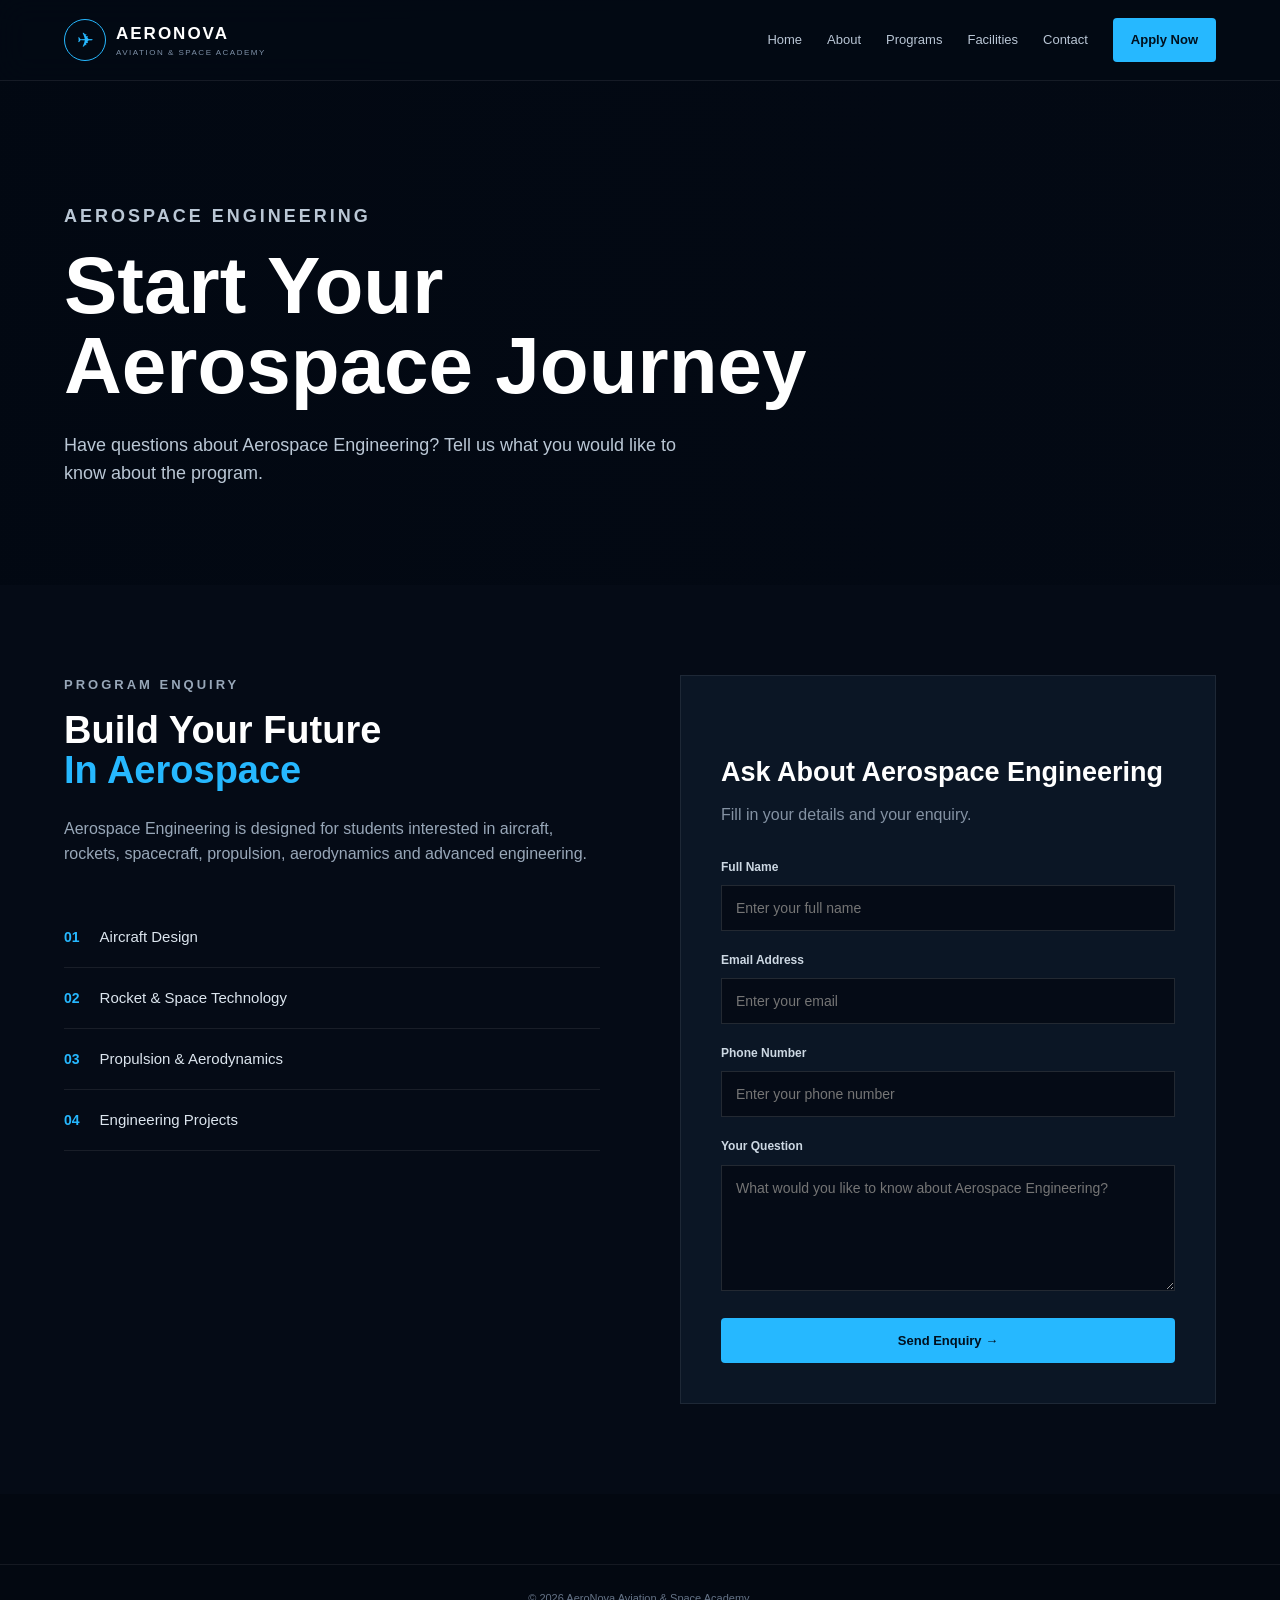
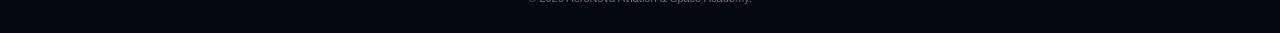
<file: aerospace-enquiry.html>
<!DOCTYPE html>
<html lang="en">

<head>

    <meta charset="UTF-8">

    <meta name="viewport" content="width=device-width, initial-scale=1.0">

    <title>Aerospace Engineering Enquiry | AeroNova</title>

    <link rel="stylesheet" href="style.css">

</head>


<body class="program-page">


<header class="header">

    <div class="container nav-container">

        <a href="index.html" class="logo">

            <span class="logo-mark">✈</span>

            <span>
                <strong>AERONOVA</strong>
                <small>AVIATION & SPACE ACADEMY</small>
            </span>

        </a>


        <input type="checkbox" id="menu-toggle">

        <label for="menu-toggle" class="menu-button">
            ☰
        </label>


        <nav class="nav">

            <a href="index.html">Home</a>

            <a href="index.html#about">About</a>

            <a href="index.html#programs">Programs</a>

            <a href="index.html#facilities">Facilities</a>

            <a href="index.html#contact">Contact</a>

            <a href="index.html#apply" class="nav-apply">
                Apply Now
            </a>

        </nav>

    </div>

</header>



<section class="program-hero enquiry-hero"
style="background-image:url('https://images.unsplash.com/photo-1517976547714-720226b864c1?auto=format&fit=crop&w=2000&q=85');">

    <div class="container program-hero-content">

        <p class="section-label">
            AEROSPACE ENGINEERING
        </p>

        <h1>
            Start Your Aerospace Journey
        </h1>

        <p>
            Have questions about Aerospace Engineering?
            Tell us what you would like to know about the program.
        </p>

    </div>

</section>



<section class="program-detail">

    <div class="container enquiry-grid">


        <div class="enquiry-intro">

            <p class="section-label">
                PROGRAM ENQUIRY
            </p>

            <h2>
                Build Your Future
                <span>In Aerospace</span>
            </h2>

            <p>
                Aerospace Engineering is designed for students interested
                in aircraft, rockets, spacecraft, propulsion, aerodynamics
                and advanced engineering.
            </p>

            <div class="enquiry-points">

                <div>
                    <strong>01</strong>
                    <span>Aircraft Design</span>
                </div>

                <div>
                    <strong>02</strong>
                    <span>Rocket & Space Technology</span>
                </div>

                <div>
                    <strong>03</strong>
                    <span>Propulsion & Aerodynamics</span>
                </div>

                <div>
                    <strong>04</strong>
                    <span>Engineering Projects</span>
                </div>

            </div>

        </div>



        <div class="enquiry-form-card">

            <h3>
                Ask About Aerospace Engineering
            </h3>

            <p>
                Fill in your details and your enquiry.
            </p>


            <form action="#" method="post">

                <div class="form-group">

                    <label for="name">
                        Full Name
                    </label>

                    <input
                        type="text"
                        id="name"
                        name="name"
                        placeholder="Enter your full name"
                        required
                    >

                </div>


                <div class="form-group">

                    <label for="email">
                        Email Address
                    </label>

                    <input
                        type="email"
                        id="email"
                        name="email"
                        placeholder="Enter your email"
                        required
                    >

                </div>


                <div class="form-group">

                    <label for="phone">
                        Phone Number
                    </label>

                    <input
                        type="tel"
                        id="phone"
                        name="phone"
                        placeholder="Enter your phone number"
                    >

                </div>


                <div class="form-group">

                    <label for="question">
                        Your Question
                    </label>

                    <textarea
                        id="question"
                        name="question"
                        rows="6"
                        placeholder="What would you like to know about Aerospace Engineering?"
                        required
                    ></textarea>

                </div>


                <button
                    type="submit"
                    class="btn btn-primary"
                >
                    Send Enquiry →
                </button>

            </form>

        </div>

    </div>

</section>



<footer class="footer">

    <div class="footer-bottom">

        <p>
            © 2026 AeroNova Aviation & Space Academy.
        </p>

    </div>

</footer>


</body>

</html>
</file>
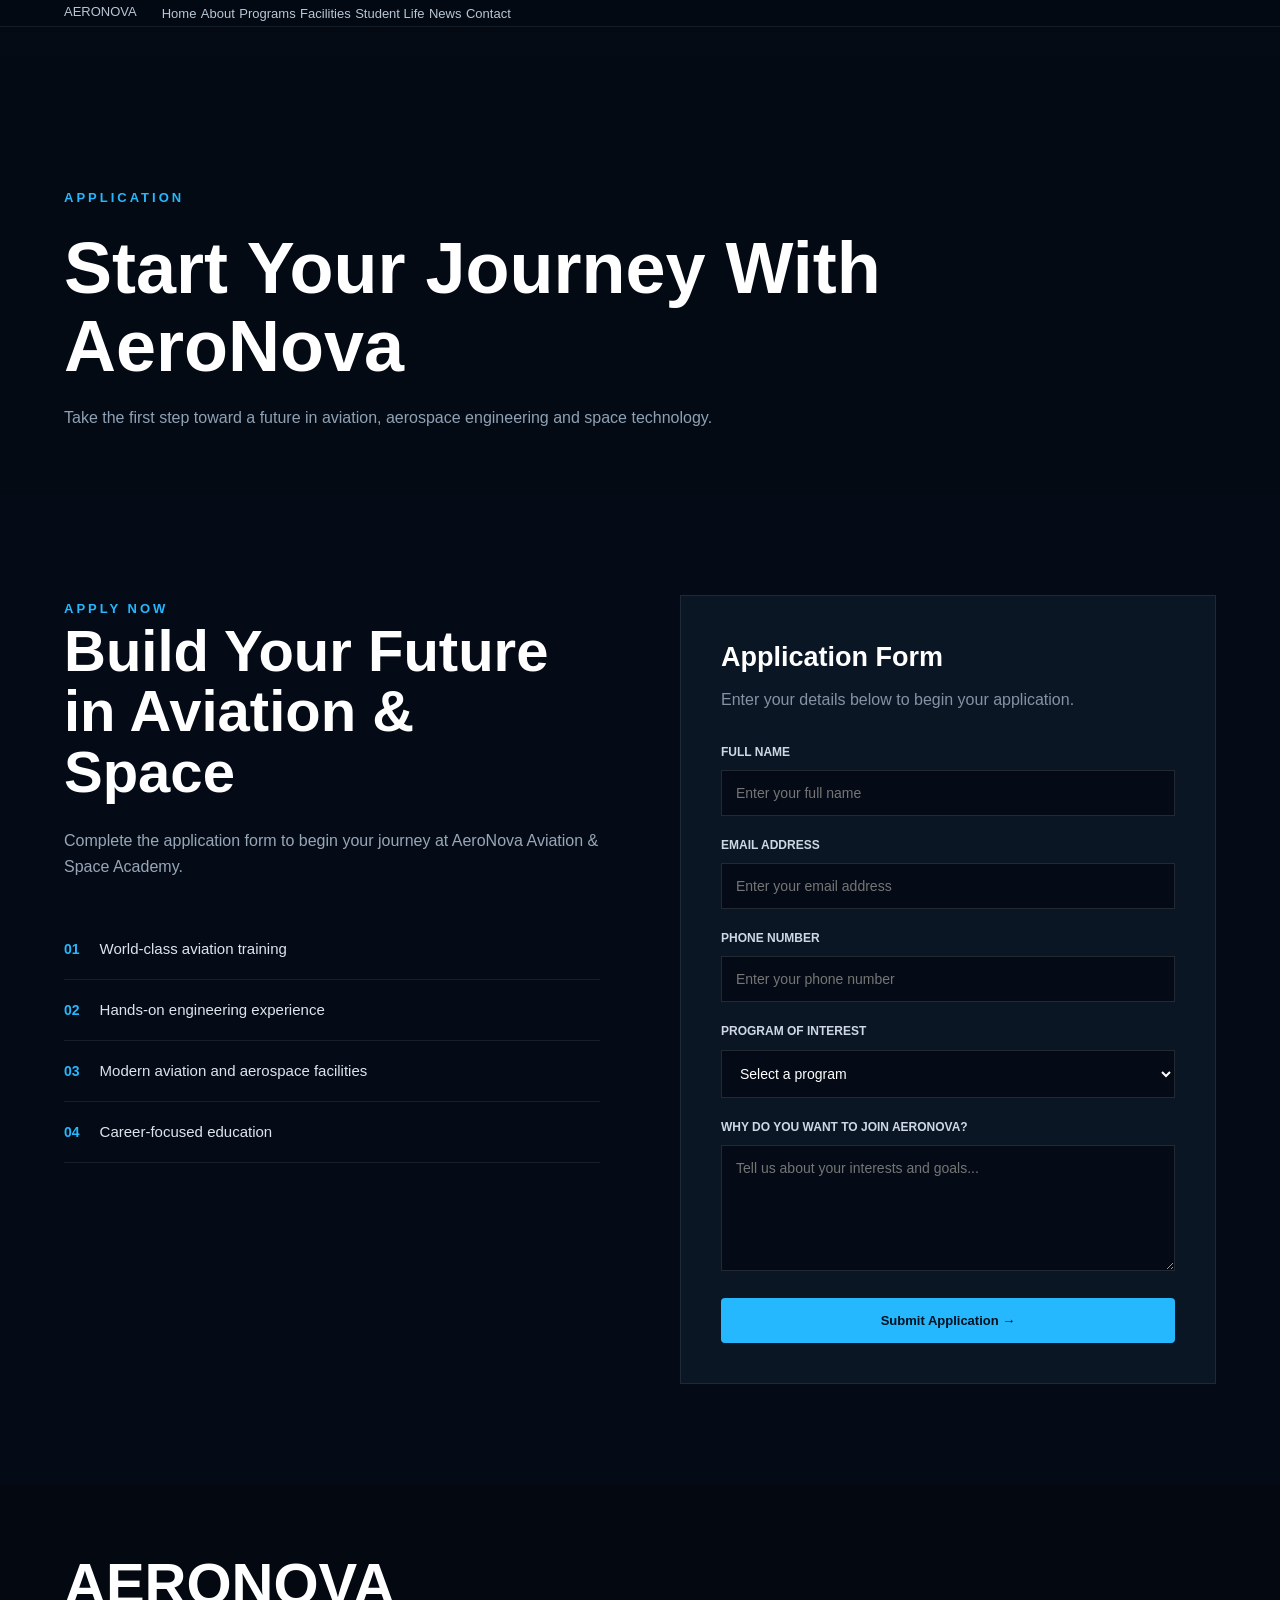
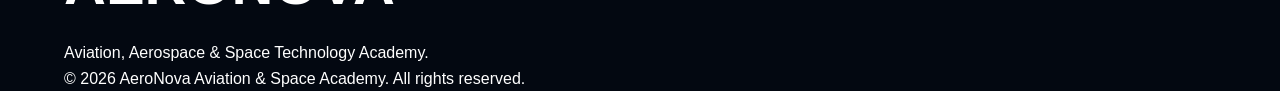
<file: apply.html>
<!DOCTYPE html>
<html lang="en">

<head>
    <meta charset="UTF-8">
    <meta name="viewport" content="width=device-width, initial-scale=1.0">

    <title>Apply | AeroNova Aviation & Space Academy</title>

    <link rel="stylesheet" href="style.css">
</head>

<body>

    <!-- HEADER -->
    <header class="header">

        <div class="container nav">

            <a href="index.html" class="logo">
                AERONOVA
            </a>

            <nav>
                <a href="index.html">Home</a>
                <a href="index.html#about">About</a>
                <a href="index.html#programs">Programs</a>
                <a href="index.html#facilities">Facilities</a>
                <a href="index.html#student-life">Student Life</a>
                <a href="index.html#news">News</a>
                <a href="index.html#contact">Contact</a>
            </nav>

        </div>

    </header>


    <!-- APPLICATION HERO -->
    <section class="news-detail-hero">

        <div class="container">

            <span class="section-label">
                APPLICATION
            </span>

            <h1>
                Start Your Journey With AeroNova
            </h1>

            <p>
                Take the first step toward a future in aviation,
                aerospace engineering and space technology.
            </p>

        </div>

    </section>


    <!-- APPLICATION SECTION -->
    <section class="section">

        <div class="container enquiry-grid">

            <!-- LEFT SIDE -->
            <div class="enquiry-intro">

                <span class="section-label">
                    APPLY NOW
                </span>

                <h2>
                    Build Your Future in Aviation & Space
                </h2>

                <p>
                    Complete the application form to begin your
                    journey at AeroNova Aviation & Space Academy.
                </p>

                <div class="enquiry-points">

                    <div>
                        <strong>01</strong>
                        <span>World-class aviation training</span>
                    </div>

                    <div>
                        <strong>02</strong>
                        <span>Hands-on engineering experience</span>
                    </div>

                    <div>
                        <strong>03</strong>
                        <span>Modern aviation and aerospace facilities</span>
                    </div>

                    <div>
                        <strong>04</strong>
                        <span>Career-focused education</span>
                    </div>

                </div>

            </div>


            <!-- APPLICATION FORM -->
            <div class="enquiry-form-card">

                <h3>
                    Application Form
                </h3>

                <p>
                    Enter your details below to begin your application.
                </p>


                <form>

                    <div class="form-group">

                        <label for="name">
                            FULL NAME
                        </label>

                        <input
                            type="text"
                            id="name"
                            name="name"
                            placeholder="Enter your full name"
                            required
                        >

                    </div>


                    <div class="form-group">

                        <label for="email">
                            EMAIL ADDRESS
                        </label>

                        <input
                            type="email"
                            id="email"
                            name="email"
                            placeholder="Enter your email address"
                            required
                        >

                    </div>


                    <div class="form-group">

                        <label for="phone">
                            PHONE NUMBER
                        </label>

                        <input
                            type="tel"
                            id="phone"
                            name="phone"
                            placeholder="Enter your phone number"
                            required
                        >

                    </div>


                    <div class="form-group">

                        <label for="program">
                            PROGRAM OF INTEREST
                        </label>

                        <select
                            id="program"
                            name="program"
                            required
                        >

                            <option value="">
                                Select a program
                            </option>

                            <option value="aerospace">
                                Aerospace Engineering
                            </option>

                            <option value="aviation">
                                Aviation Technology
                            </option>

                            <option value="space">
                                Space Systems
                            </option>

                            <option value="avionics">
                                Avionics & Aircraft Systems
                            </option>

                        </select>

                    </div>


                    <div class="form-group">

                        <label for="message">
                            WHY DO YOU WANT TO JOIN AERONOVA?
                        </label>

                        <textarea
                            id="message"
                            name="message"
                            rows="6"
                            placeholder="Tell us about your interests and goals..."
                            required
                        ></textarea>

                    </div>


                    <button
                        type="submit"
                        class="btn btn-primary"
                    >
                        Submit Application →
                    </button>

                </form>

            </div>

        </div>

    </section>


    <!-- FOOTER -->
    <footer class="footer">

        <div class="container">

            <h2>AERONOVA</h2>

            <p>
                Aviation, Aerospace & Space Technology Academy.
            </p>

            <p>
                © 2026 AeroNova Aviation & Space Academy.
                All rights reserved.
            </p>

        </div>

    </footer>

</body>

</html>
</file>
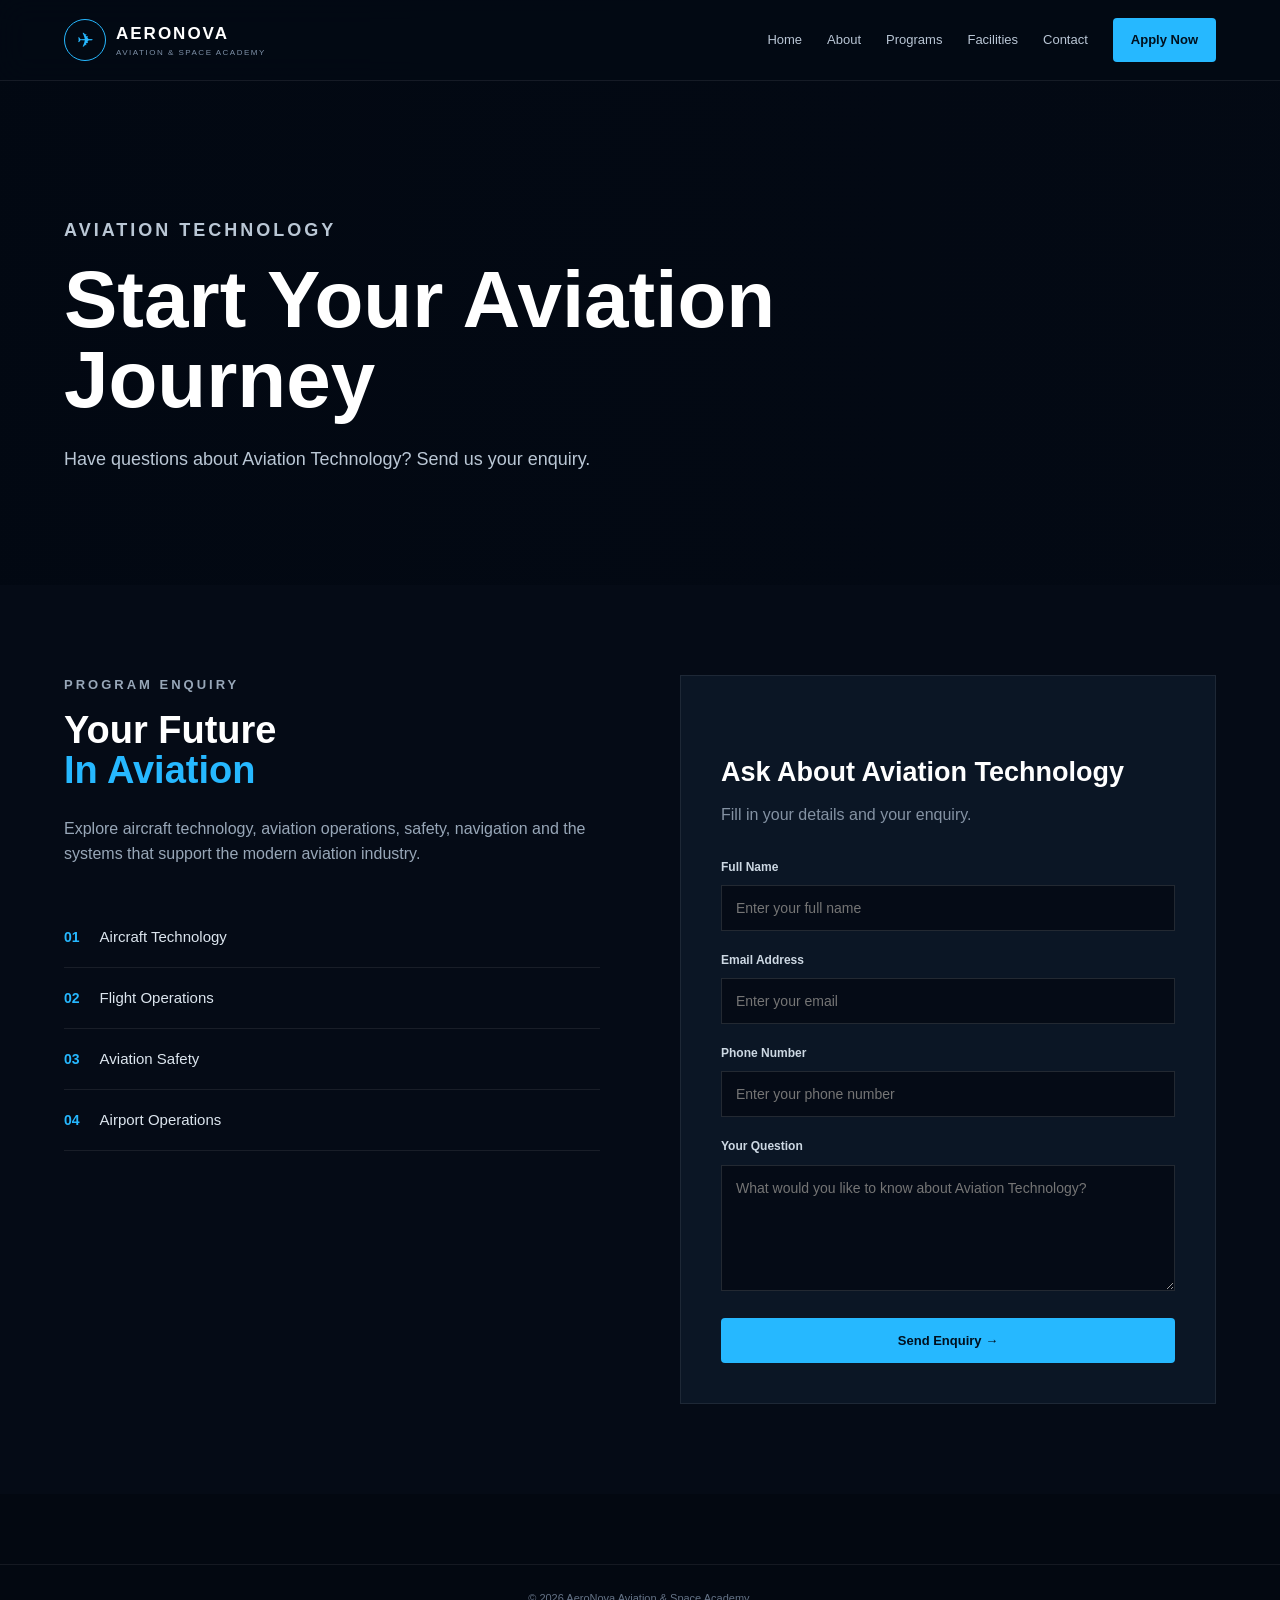
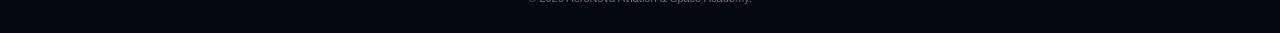
<file: aviation-enquiry.html>
<!DOCTYPE html>
<html lang="en">

<head>

    <meta charset="UTF-8">

    <meta name="viewport" content="width=device-width, initial-scale=1.0">

    <title>Aviation Technology Enquiry | AeroNova</title>

    <link rel="stylesheet" href="style.css">

</head>


<body class="program-page">


<header class="header">

    <div class="container nav-container">

        <a href="index.html" class="logo">

            <span class="logo-mark">✈</span>

            <span>
                <strong>AERONOVA</strong>
                <small>AVIATION & SPACE ACADEMY</small>
            </span>

        </a>


        <input type="checkbox" id="menu-toggle">

        <label for="menu-toggle" class="menu-button">
            ☰
        </label>


        <nav class="nav">

            <a href="index.html#home">Home</a>

            <a href="index.html#about">About</a>

            <a href="index.html#programs">Programs</a>

            <a href="index.html#facilities">Facilities</a>

            <a href="index.html#contact">Contact</a>

            <a href="index.html#apply" class="nav-apply">
                Apply Now
            </a>

        </nav>

    </div>

</header>



<section class="program-hero enquiry-hero"
style="background-image:url('https://images.unsplash.com/photo-1436491865332-7a61a109cc05?auto=format&fit=crop&w=2000&q=85');">

    <div class="container program-hero-content">

        <p class="section-label">
            AVIATION TECHNOLOGY
        </p>

        <h1>
            Start Your Aviation Journey
        </h1>

        <p>
            Have questions about Aviation Technology?
            Send us your enquiry.
        </p>

    </div>

</section>



<section class="program-detail">

    <div class="container enquiry-grid">


        <div class="enquiry-intro">

            <p class="section-label">
                PROGRAM ENQUIRY
            </p>

            <h2>
                Your Future
                <span>In Aviation</span>
            </h2>

            <p>
                Explore aircraft technology, aviation operations,
                safety, navigation and the systems that support
                the modern aviation industry.
            </p>

            <div class="enquiry-points">

                <div>
                    <strong>01</strong>
                    <span>Aircraft Technology</span>
                </div>

                <div>
                    <strong>02</strong>
                    <span>Flight Operations</span>
                </div>

                <div>
                    <strong>03</strong>
                    <span>Aviation Safety</span>
                </div>

                <div>
                    <strong>04</strong>
                    <span>Airport Operations</span>
                </div>

            </div>

        </div>



        <div class="enquiry-form-card">

            <h3>
                Ask About Aviation Technology
            </h3>

            <p>
                Fill in your details and your enquiry.
            </p>


            <form action="#" method="post">

                <div class="form-group">

                    <label for="name">
                        Full Name
                    </label>

                    <input
                        type="text"
                        id="name"
                        name="name"
                        placeholder="Enter your full name"
                        required
                    >

                </div>


                <div class="form-group">

                    <label for="email">
                        Email Address
                    </label>

                    <input
                        type="email"
                        id="email"
                        name="email"
                        placeholder="Enter your email"
                        required
                    >

                </div>


                <div class="form-group">

                    <label for="phone">
                        Phone Number
                    </label>

                    <input
                        type="tel"
                        id="phone"
                        name="phone"
                        placeholder="Enter your phone number"
                    >

                </div>


                <div class="form-group">

                    <label for="question">
                        Your Question
                    </label>

                    <textarea
                        id="question"
                        name="question"
                        rows="6"
                        placeholder="What would you like to know about Aviation Technology?"
                        required
                    ></textarea>

                </div>


                <button
                    type="submit"
                    class="btn btn-primary"
                >
                    Send Enquiry →
                </button>

            </form>

        </div>

    </div>

</section>



<footer class="footer">

    <div class="footer-bottom">

        <p>
            © 2026 AeroNova Aviation & Space Academy.
        </p>

    </div>

</footer>


</body>

</html>
</file>
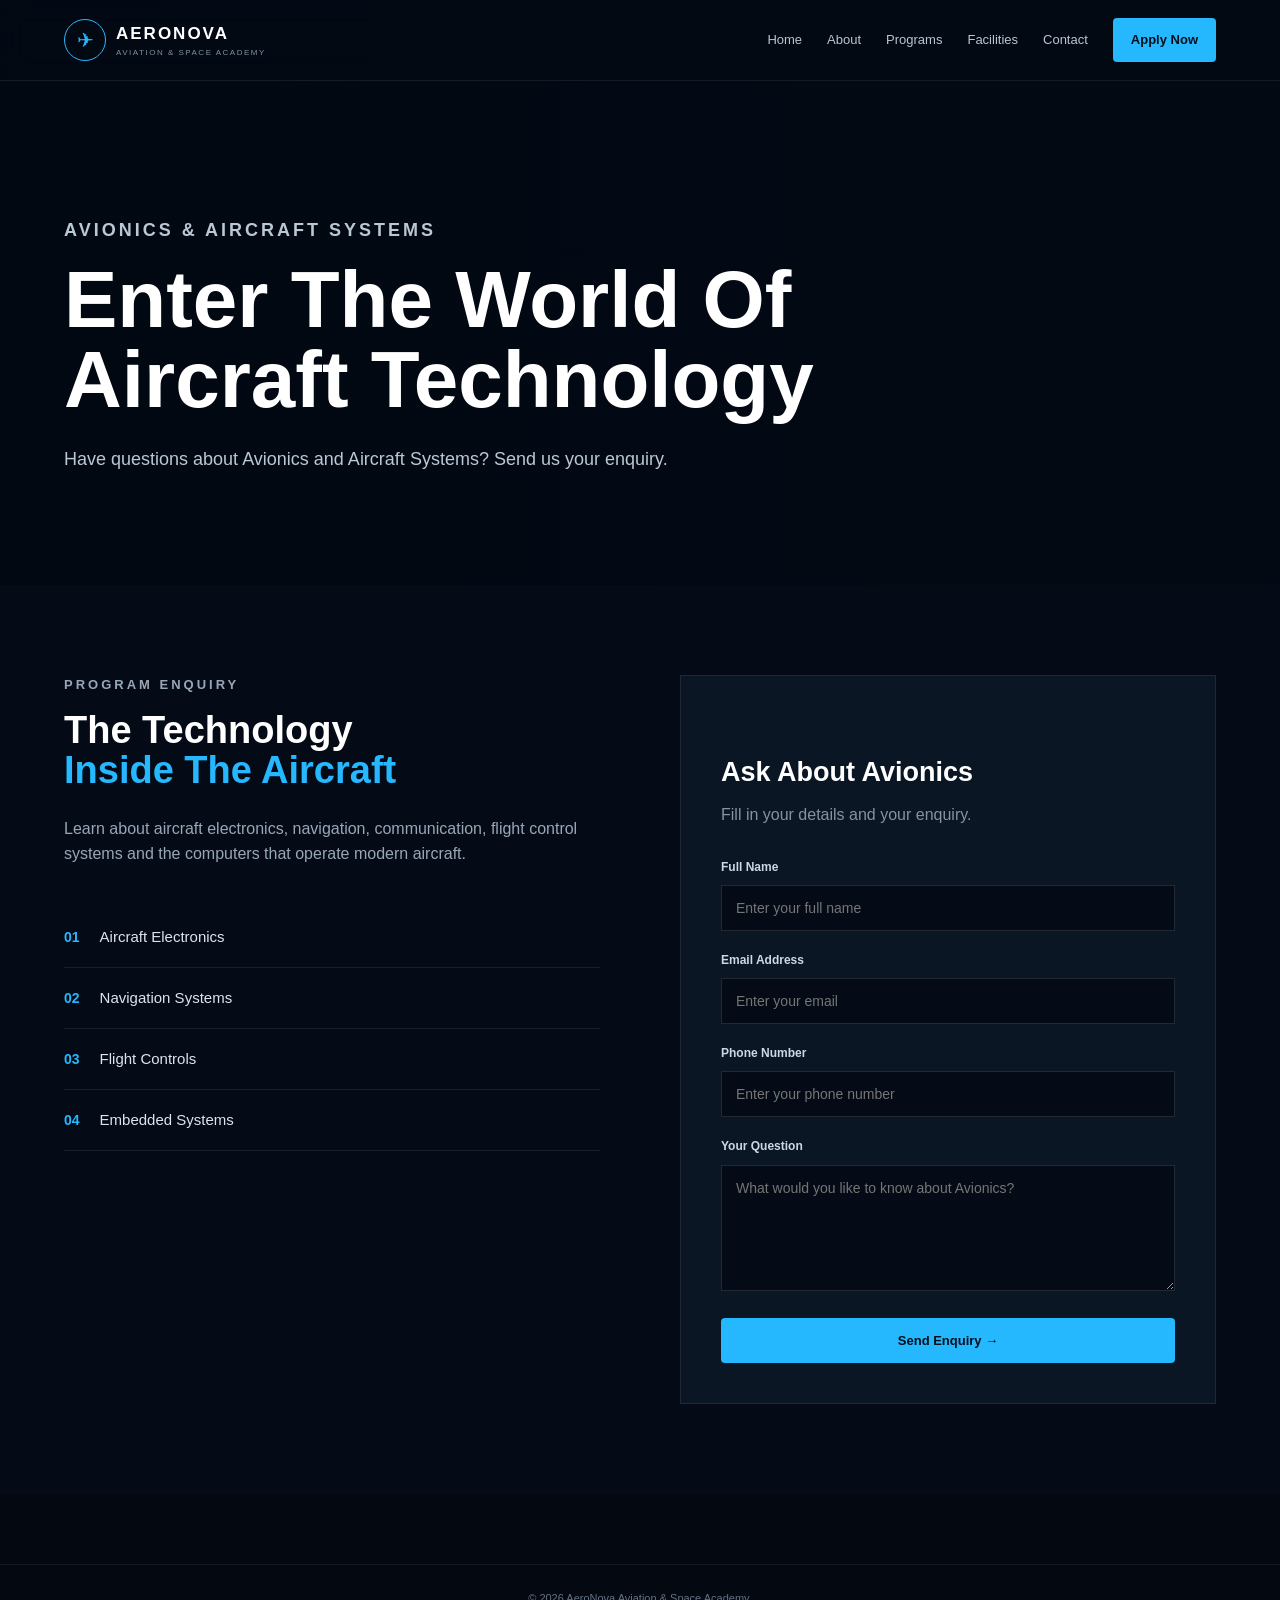
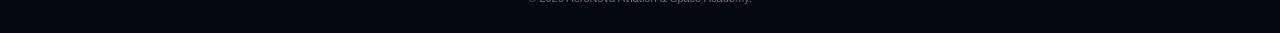
<file: avionics-enquiry.html>
<!DOCTYPE html>
<html lang="en">

<head>

    <meta charset="UTF-8">

    <meta name="viewport" content="width=device-width, initial-scale=1.0">

    <title>Avionics Enquiry | AeroNova</title>

    <link rel="stylesheet" href="style.css">

</head>


<body class="program-page">


<header class="header">

    <div class="container nav-container">

        <a href="index.html" class="logo">

            <span class="logo-mark">✈</span>

            <span>
                <strong>AERONOVA</strong>
                <small>AVIATION & SPACE ACADEMY</small>
            </span>

        </a>


        <input type="checkbox" id="menu-toggle">

        <label for="menu-toggle" class="menu-button">
            ☰
        </label>


        <nav class="nav">

            <a href="index.html#home">Home</a>

            <a href="index.html#about">About</a>

            <a href="index.html#programs">Programs</a>

            <a href="index.html#facilities">Facilities</a>

            <a href="index.html#contact">Contact</a>

            <a href="index.html#apply" class="nav-apply">
                Apply Now
            </a>

        </nav>

    </div>

</header>



<section class="program-hero enquiry-hero"
style="background-image:url('https://images.unsplash.com/photo-1581091226825-a6a2a5aee158?auto=format&fit=crop&w=2000&q=85');">

    <div class="container program-hero-content">

        <p class="section-label">
            AVIONICS & AIRCRAFT SYSTEMS
        </p>

        <h1>
            Enter The World Of Aircraft Technology
        </h1>

        <p>
            Have questions about Avionics and Aircraft Systems?
            Send us your enquiry.
        </p>

    </div>

</section>



<section class="program-detail">

    <div class="container enquiry-grid">


        <div class="enquiry-intro">

            <p class="section-label">
                PROGRAM ENQUIRY
            </p>

            <h2>
                The Technology
                <span>Inside The Aircraft</span>
            </h2>

            <p>
                Learn about aircraft electronics, navigation,
                communication, flight control systems and the
                computers that operate modern aircraft.
            </p>

            <div class="enquiry-points">

                <div>
                    <strong>01</strong>
                    <span>Aircraft Electronics</span>
                </div>

                <div>
                    <strong>02</strong>
                    <span>Navigation Systems</span>
                </div>

                <div>
                    <strong>03</strong>
                    <span>Flight Controls</span>
                </div>

                <div>
                    <strong>04</strong>
                    <span>Embedded Systems</span>
                </div>

            </div>

        </div>



        <div class="enquiry-form-card">

            <h3>
                Ask About Avionics
            </h3>

            <p>
                Fill in your details and your enquiry.
            </p>


            <form action="#" method="post">

                <div class="form-group">

                    <label for="name">
                        Full Name
                    </label>

                    <input
                        type="text"
                        id="name"
                        name="name"
                        placeholder="Enter your full name"
                        required
                    >

                </div>


                <div class="form-group">

                    <label for="email">
                        Email Address
                    </label>

                    <input
                        type="email"
                        id="email"
                        name="email"
                        placeholder="Enter your email"
                        required
                    >

                </div>


                <div class="form-group">

                    <label for="phone">
                        Phone Number
                    </label>

                    <input
                        type="tel"
                        id="phone"
                        name="phone"
                        placeholder="Enter your phone number"
                    >

                </div>


                <div class="form-group">

                    <label for="question">
                        Your Question
                    </label>

                    <textarea
                        id="question"
                        name="question"
                        rows="6"
                        placeholder="What would you like to know about Avionics?"
                        required
                    ></textarea>

                </div>


                <button
                    type="submit"
                    class="btn btn-primary"
                >
                    Send Enquiry →
                </button>

            </form>

        </div>

    </div>

</section>



<footer class="footer">

    <div class="footer-bottom">

        <p>
            © 2026 AeroNova Aviation & Space Academy.
        </p>

    </div>

</footer>


</body>

</html>
</file>
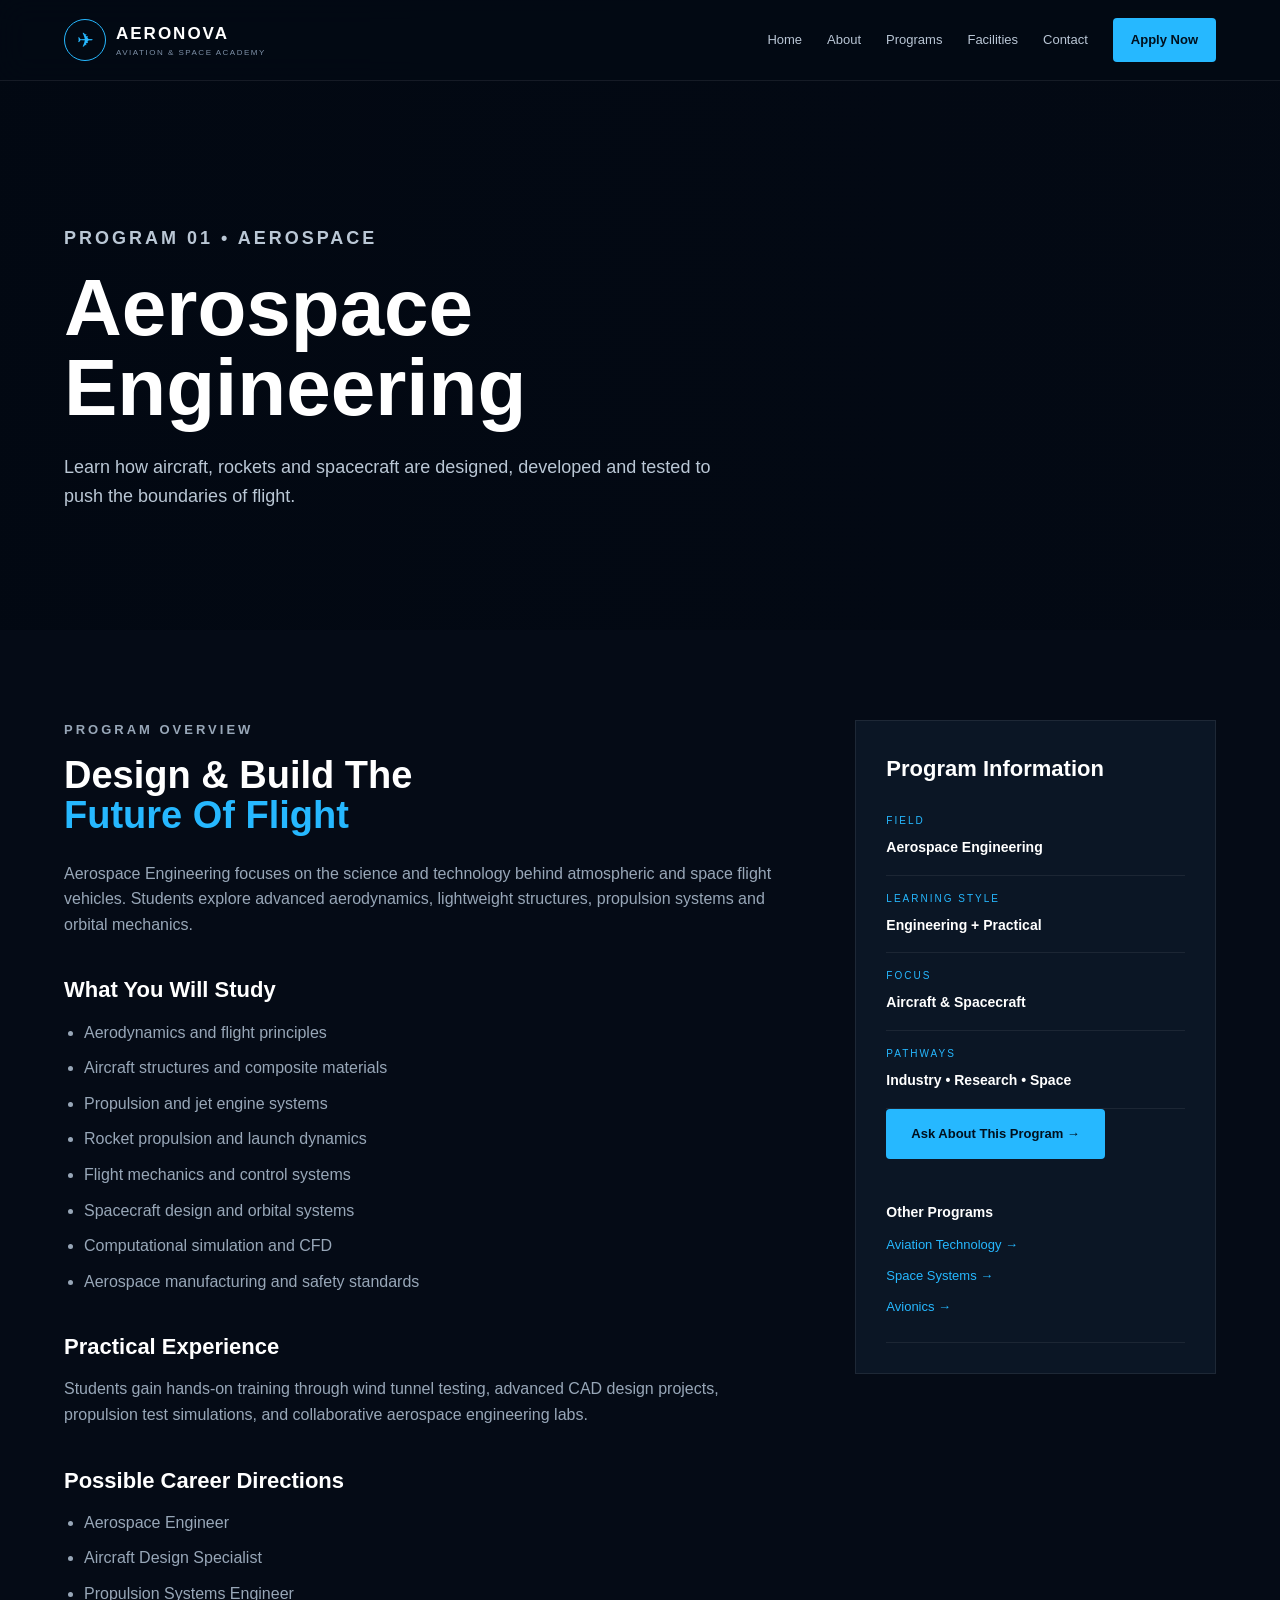
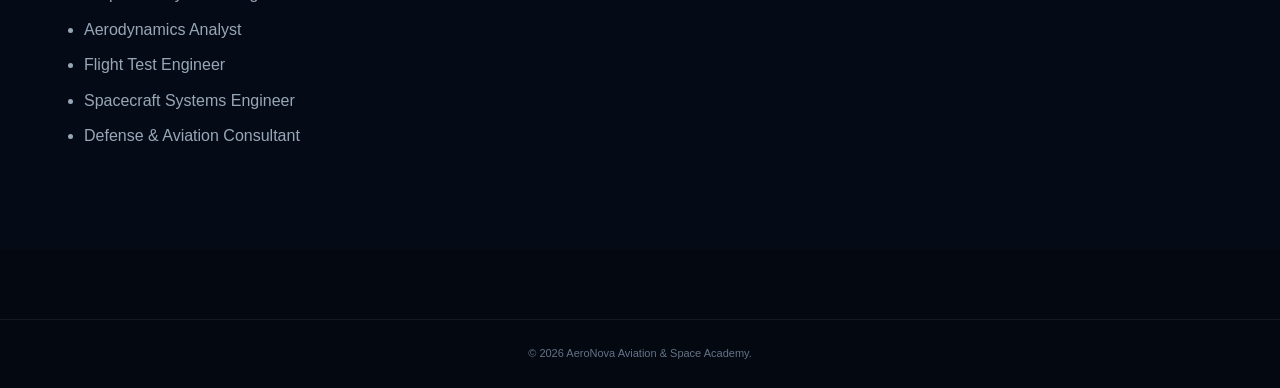
<file: program-aerospace.html>
<!DOCTYPE html>
<html lang="en">

<head>
    <meta charset="UTF-8">
    <meta name="viewport" content="width=device-width, initial-scale=1.0">

    <title>Aerospace Engineering | AeroNova</title>

    <link rel="stylesheet" href="style.css">
</head>

<body class="program-page">

<header class="header">

    <div class="container nav-container">

        <a href="index.html" class="logo">
            <span class="logo-mark">✈</span>

            <span>
                <strong>AERONOVA</strong>
                <small>AVIATION & SPACE ACADEMY</small>
            </span>
        </a>

        <input type="checkbox" id="menu-toggle">

        <label for="menu-toggle" class="menu-button">☰</label>

        <nav class="nav">
            <a href="index.html">Home</a>
            <a href="index.html#about">About</a>
            <a href="index.html#programs">Programs</a>
            <a href="index.html#facilities">Facilities</a>
            <a href="index.html#contact">Contact</a>
            <a href="index.html#apply" class="nav-apply">Apply Now</a>
        </nav>

    </div>

</header>


<section class="program-hero"
style="background-image:url('https://images.unsplash.com/photo-1517976547714-720226b864c1?auto=format&fit=crop&w=2000&q=85');">

    <div class="container program-hero-content">

        <p class="section-label">PROGRAM 01 • AEROSPACE</p>

        <h1>Aerospace Engineering</h1>

        <p>
            Learn how aircraft, rockets and spacecraft are designed,
            developed and tested to push the boundaries of flight.
        </p>

    </div>

</section>


<section class="program-detail">

    <div class="container program-detail-grid">

        <div>

            <p class="section-label">PROGRAM OVERVIEW</p>

            <h2>Design & Build The <span>Future Of Flight</span></h2>

            <p>
                Aerospace Engineering focuses on the science and technology
                behind atmospheric and space flight vehicles. Students explore
                advanced aerodynamics, lightweight structures, propulsion
                systems and orbital mechanics.
            </p>

            <h3>What You Will Study</h3>

            <ul>
                <li>Aerodynamics and flight principles</li>
                <li>Aircraft structures and composite materials</li>
                <li>Propulsion and jet engine systems</li>
                <li>Rocket propulsion and launch dynamics</li>
                <li>Flight mechanics and control systems</li>
                <li>Spacecraft design and orbital systems</li>
                <li>Computational simulation and CFD</li>
                <li>Aerospace manufacturing and safety standards</li>
            </ul>

            <h3>Practical Experience</h3>

            <p>
                Students gain hands-on training through wind tunnel testing,
                advanced CAD design projects, propulsion test simulations,
                and collaborative aerospace engineering labs.
            </p>

            <h3>Possible Career Directions</h3>

            <ul>
                <li>Aerospace Engineer</li>
                <li>Aircraft Design Specialist</li>
                <li>Propulsion Systems Engineer</li>
                <li>Aerodynamics Analyst</li>
                <li>Flight Test Engineer</li>
                <li>Spacecraft Systems Engineer</li>
                <li>Defense & Aviation Consultant</li>
            </ul>

        </div>


        <aside class="side-card">

            <h3>Program Information</h3>

            <div>
                <span>FIELD</span>
                <strong>Aerospace Engineering</strong>
            </div>

            <div>
                <span>LEARNING STYLE</span>
                <strong>Engineering + Practical</strong>
            </div>

            <div>
                <span>FOCUS</span>
                <strong>Aircraft & Spacecraft</strong>
            </div>

            <div>
                <span>PATHWAYS</span>
                <strong>Industry • Research • Space</strong>
            </div>

            <a href="aerospace-enquiry.html" class="btn btn-primary">
                Ask About This Program →
            </a>

            <div class="mini-links">

                <strong>Other Programs</strong>

                <a href="program-aviation.html">
                    Aviation Technology →
                </a>

                <a href="program-space.html">
                    Space Systems →
                </a>

                <a href="program-avionics.html">
                    Avionics →
                </a>

            </div>

        </aside>

    </div>

</section>


<footer class="footer">

    <div class="footer-bottom">
        <p>© 2026 AeroNova Aviation & Space Academy.</p>
    </div>

</footer>

</body>
</html>
</file>
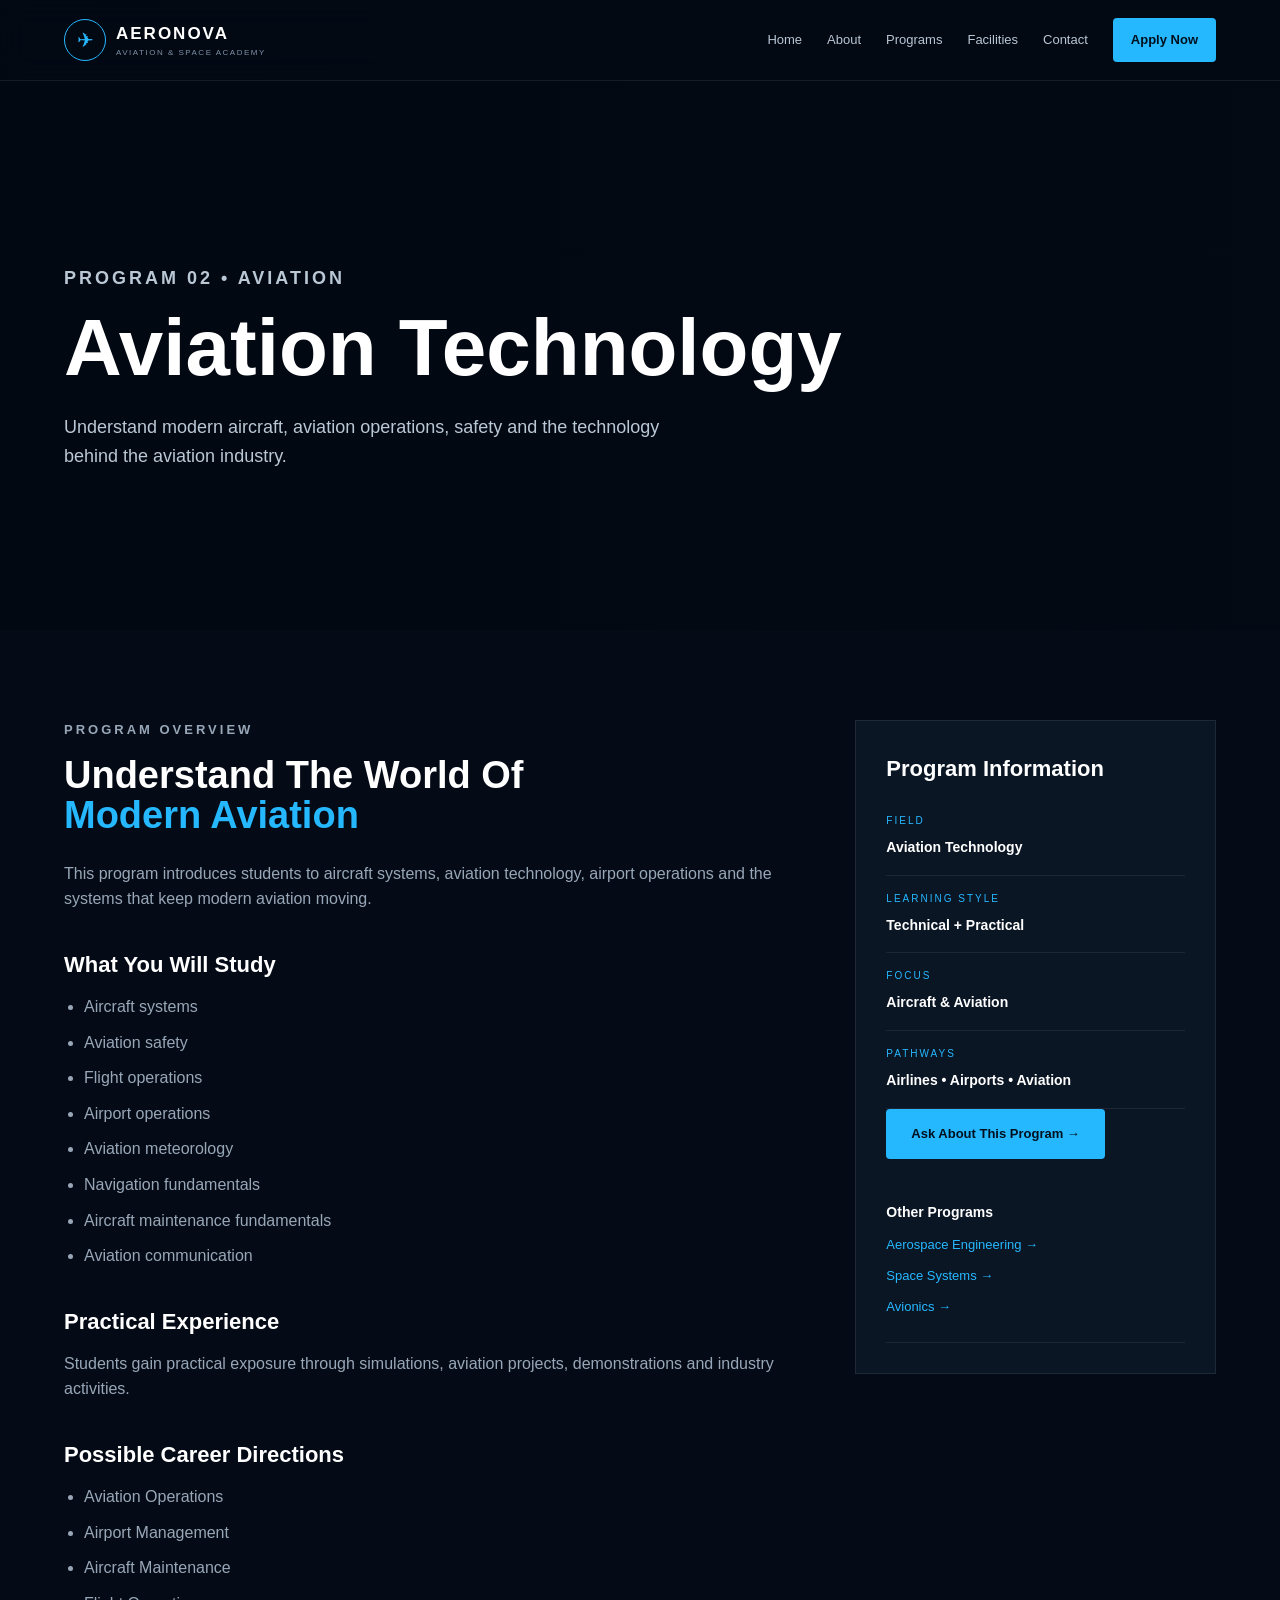
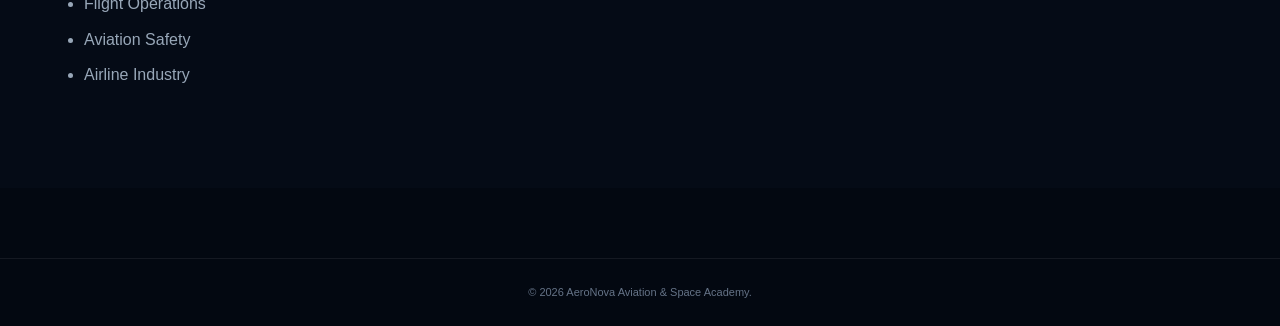
<file: program-aviation.html>
<!DOCTYPE html>
<html lang="en">

<head>
    <meta charset="UTF-8">
    <meta name="viewport" content="width=device-width, initial-scale=1.0">

    <title>Aviation Technology | AeroNova</title>

    <link rel="stylesheet" href="style.css">
</head>

<body class="program-page">

<header class="header">

    <div class="container nav-container">

        <a href="index.html" class="logo">
            <span class="logo-mark">✈</span>

            <span>
                <strong>AERONOVA</strong>
                <small>AVIATION & SPACE ACADEMY</small>
            </span>
        </a>

        <input type="checkbox" id="menu-toggle">

        <label for="menu-toggle" class="menu-button">☰</label>

        <nav class="nav">
            <a href="index.html">Home</a>
            <a href="index.html#about">About</a>
            <a href="index.html#programs">Programs</a>
            <a href="index.html#facilities">Facilities</a>
            <a href="index.html#contact">Contact</a>
            <a href="index.html#apply" class="nav-apply">Apply Now</a>
        </nav>

    </div>

</header>


<section class="program-hero"
style="background-image:url('https://images.unsplash.com/photo-1436491865332-7a61a109cc05?auto=format&fit=crop&w=2000&q=85');">

    <div class="container program-hero-content">

        <p class="section-label">PROGRAM 02 • AVIATION</p>

        <h1>Aviation Technology</h1>

        <p>
            Understand modern aircraft, aviation operations, safety and
            the technology behind the aviation industry.
        </p>

    </div>

</section>


<section class="program-detail">

    <div class="container program-detail-grid">

        <div>

            <p class="section-label">PROGRAM OVERVIEW</p>

            <h2>Understand The World Of <span>Modern Aviation</span></h2>

            <p>
                This program introduces students to aircraft systems,
                aviation technology, airport operations and the systems
                that keep modern aviation moving.
            </p>

            <h3>What You Will Study</h3>

            <ul>
                <li>Aircraft systems</li>
                <li>Aviation safety</li>
                <li>Flight operations</li>
                <li>Airport operations</li>
                <li>Aviation meteorology</li>
                <li>Navigation fundamentals</li>
                <li>Aircraft maintenance fundamentals</li>
                <li>Aviation communication</li>
            </ul>

            <h3>Practical Experience</h3>

            <p>
                Students gain practical exposure through simulations,
                aviation projects, demonstrations and industry activities.
            </p>

            <h3>Possible Career Directions</h3>

            <ul>
                <li>Aviation Operations</li>
                <li>Airport Management</li>
                <li>Aircraft Maintenance</li>
                <li>Flight Operations</li>
                <li>Aviation Safety</li>
                <li>Airline Industry</li>
            </ul>

        </div>


        <aside class="side-card">

            <h3>Program Information</h3>

            <div>
                <span>FIELD</span>
                <strong>Aviation Technology</strong>
            </div>

            <div>
                <span>LEARNING STYLE</span>
                <strong>Technical + Practical</strong>
            </div>

            <div>
                <span>FOCUS</span>
                <strong>Aircraft & Aviation</strong>
            </div>

            <div>
                <span>PATHWAYS</span>
                <strong>Airlines • Airports • Aviation</strong>
            </div>

            <a href="aviation-enquiry.html" class="btn btn-primary">
    Ask About This Program →
</a>

       

            <div class="mini-links">

                <strong>Other Programs</strong>

                <a href="program-aerospace.html">
                    Aerospace Engineering →
                </a>

                <a href="program-space.html">
                    Space Systems →
                </a>

                <a href="program-avionics.html">
                    Avionics →
                </a>

            </div>

        </aside>

    </div>

</section>


<footer class="footer">

    <div class="footer-bottom">
        <p>© 2026 AeroNova Aviation & Space Academy.</p>
    </div>

</footer>

</body>
</html>
</file>
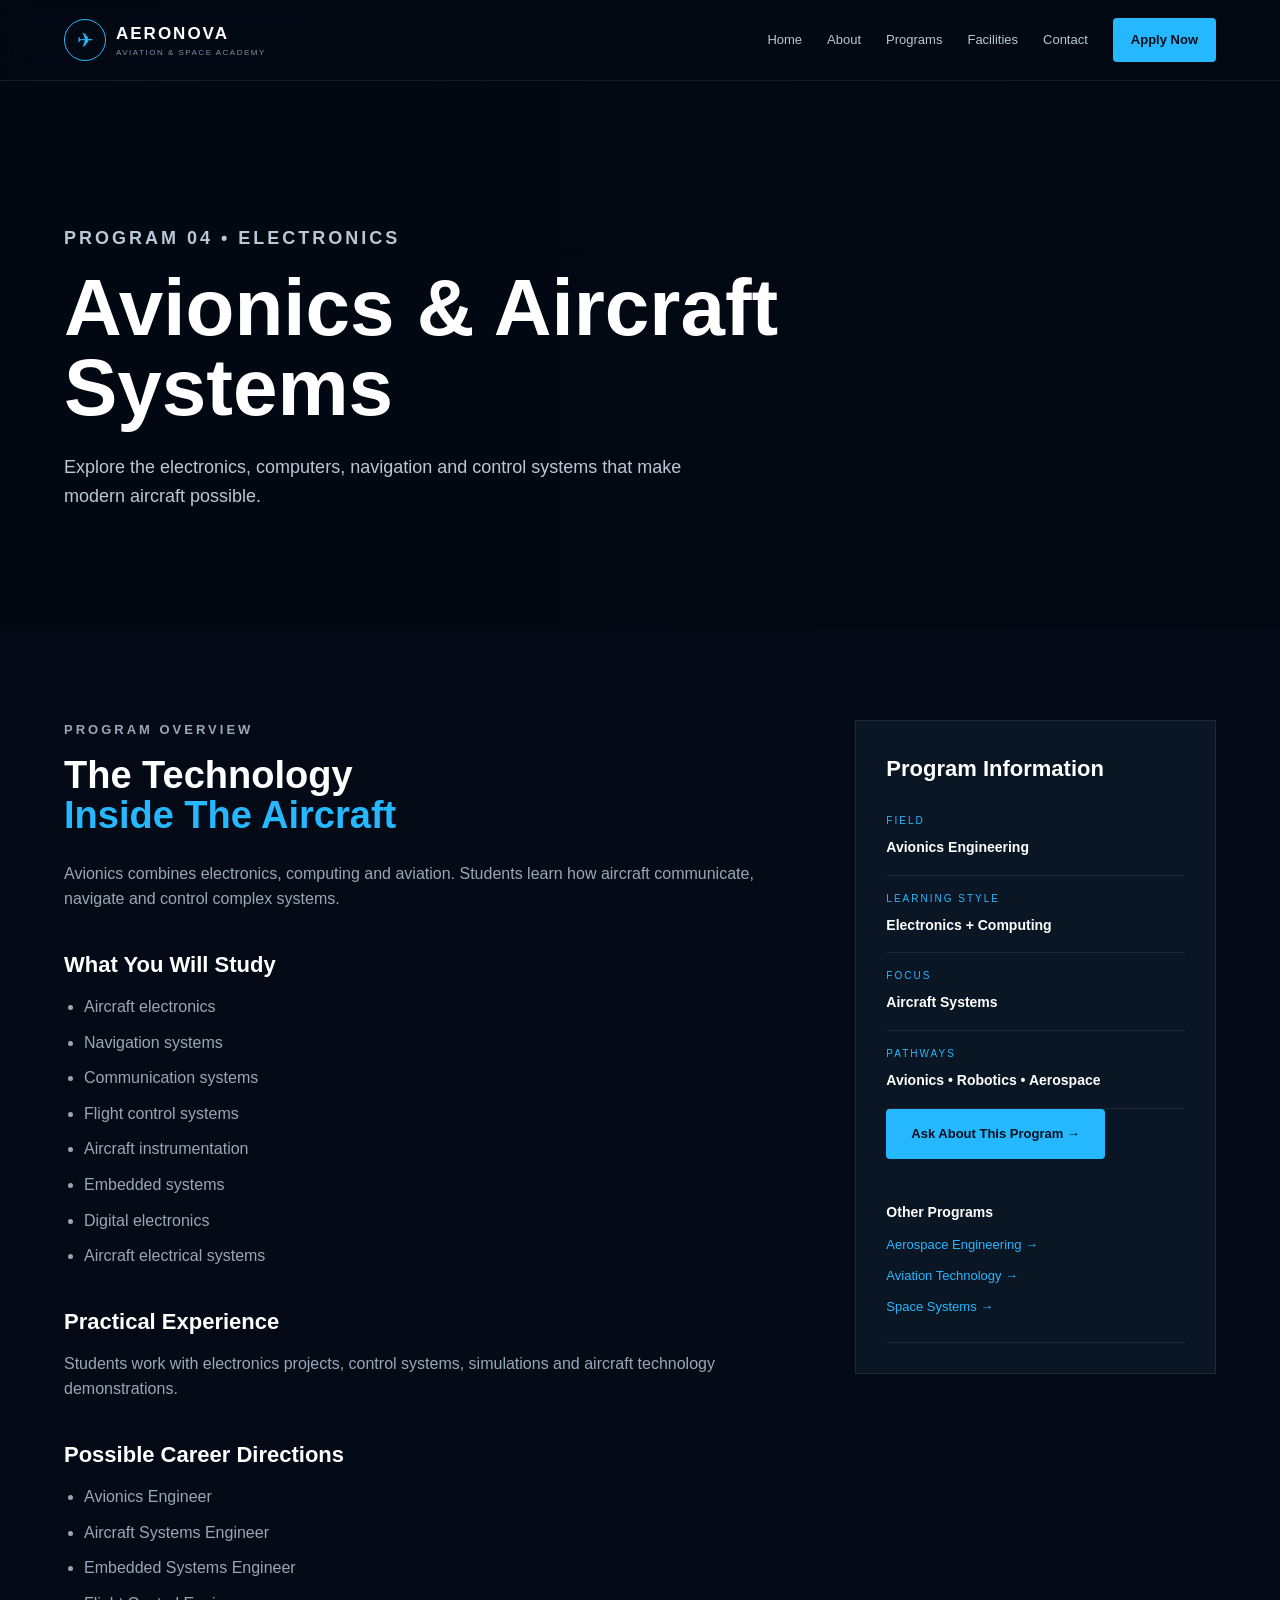
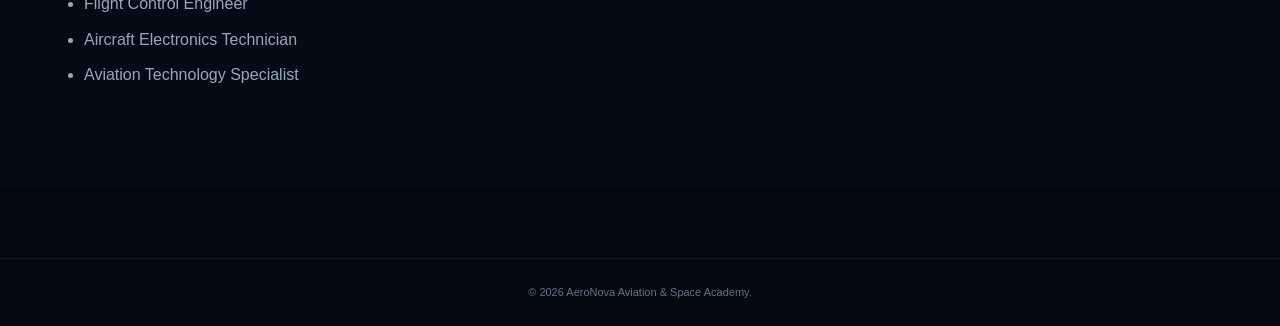
<file: program-avionics.html>
<!DOCTYPE html>
<html lang="en">

<head>
    <meta charset="UTF-8">
    <meta name="viewport" content="width=device-width, initial-scale=1.0">

    <title>Avionics & Aircraft Systems | AeroNova</title>

    <link rel="stylesheet" href="style.css">
</head>

<body class="program-page">

<header class="header">

    <div class="container nav-container">

        <a href="index.html" class="logo">
            <span class="logo-mark">✈</span>

            <span>
                <strong>AERONOVA</strong>
                <small>AVIATION & SPACE ACADEMY</small>
            </span>
        </a>

        <input type="checkbox" id="menu-toggle">

        <label for="menu-toggle" class="menu-button">☰</label>

        <nav class="nav">
            <a href="index.html">Home</a>
            <a href="index.html#about">About</a>
            <a href="index.html#programs">Programs</a>
            <a href="index.html#facilities">Facilities</a>
            <a href="index.html#contact">Contact</a>
            <a href="index.html#apply" class="nav-apply">Apply Now</a>
        </nav>

    </div>

</header>


<section class="program-hero"
style="background-image:url('https://images.unsplash.com/photo-1581091226825-a6a2a5aee158?auto=format&fit=crop&w=2000&q=85');">

    <div class="container program-hero-content">

        <p class="section-label">PROGRAM 04 • ELECTRONICS</p>

        <h1>Avionics & Aircraft Systems</h1>

        <p>
            Explore the electronics, computers, navigation and control
            systems that make modern aircraft possible.
        </p>

    </div>

</section>


<section class="program-detail">

    <div class="container program-detail-grid">

        <div>

            <p class="section-label">PROGRAM OVERVIEW</p>

            <h2>The Technology <span>Inside The Aircraft</span></h2>

            <p>
                Avionics combines electronics, computing and aviation.
                Students learn how aircraft communicate, navigate and
                control complex systems.
            </p>

            <h3>What You Will Study</h3>

            <ul>
                <li>Aircraft electronics</li>
                <li>Navigation systems</li>
                <li>Communication systems</li>
                <li>Flight control systems</li>
                <li>Aircraft instrumentation</li>
                <li>Embedded systems</li>
                <li>Digital electronics</li>
                <li>Aircraft electrical systems</li>
            </ul>

            <h3>Practical Experience</h3>

            <p>
                Students work with electronics projects, control systems,
                simulations and aircraft technology demonstrations.
            </p>

            <h3>Possible Career Directions</h3>

            <ul>
                <li>Avionics Engineer</li>
                <li>Aircraft Systems Engineer</li>
                <li>Embedded Systems Engineer</li>
                <li>Flight Control Engineer</li>
                <li>Aircraft Electronics Technician</li>
                <li>Aviation Technology Specialist</li>
            </ul>

        </div>


        <aside class="side-card">

            <h3>Program Information</h3>

            <div>
                <span>FIELD</span>
                <strong>Avionics Engineering</strong>
            </div>

            <div>
                <span>LEARNING STYLE</span>
                <strong>Electronics + Computing</strong>
            </div>

            <div>
                <span>FOCUS</span>
                <strong>Aircraft Systems</strong>
            </div>

            <div>
                <span>PATHWAYS</span>
                <strong>Avionics • Robotics • Aerospace</strong>
            </div>
            <a href="avionics-enquiry.html" class="btn btn-primary">
    Ask About This Program →
</a>

            

            <div class="mini-links">

                <strong>Other Programs</strong>

                <a href="program-aerospace.html">
                    Aerospace Engineering →
                </a>

                <a href="program-aviation.html">
                    Aviation Technology →
                </a>

                <a href="program-space.html">
                    Space Systems →
                </a>

            </div>

        </aside>

    </div>

</section>


<footer class="footer">

    <div class="footer-bottom">
        <p>© 2026 AeroNova Aviation & Space Academy.</p>
    </div>

</footer>

</body>
</html>
</file>
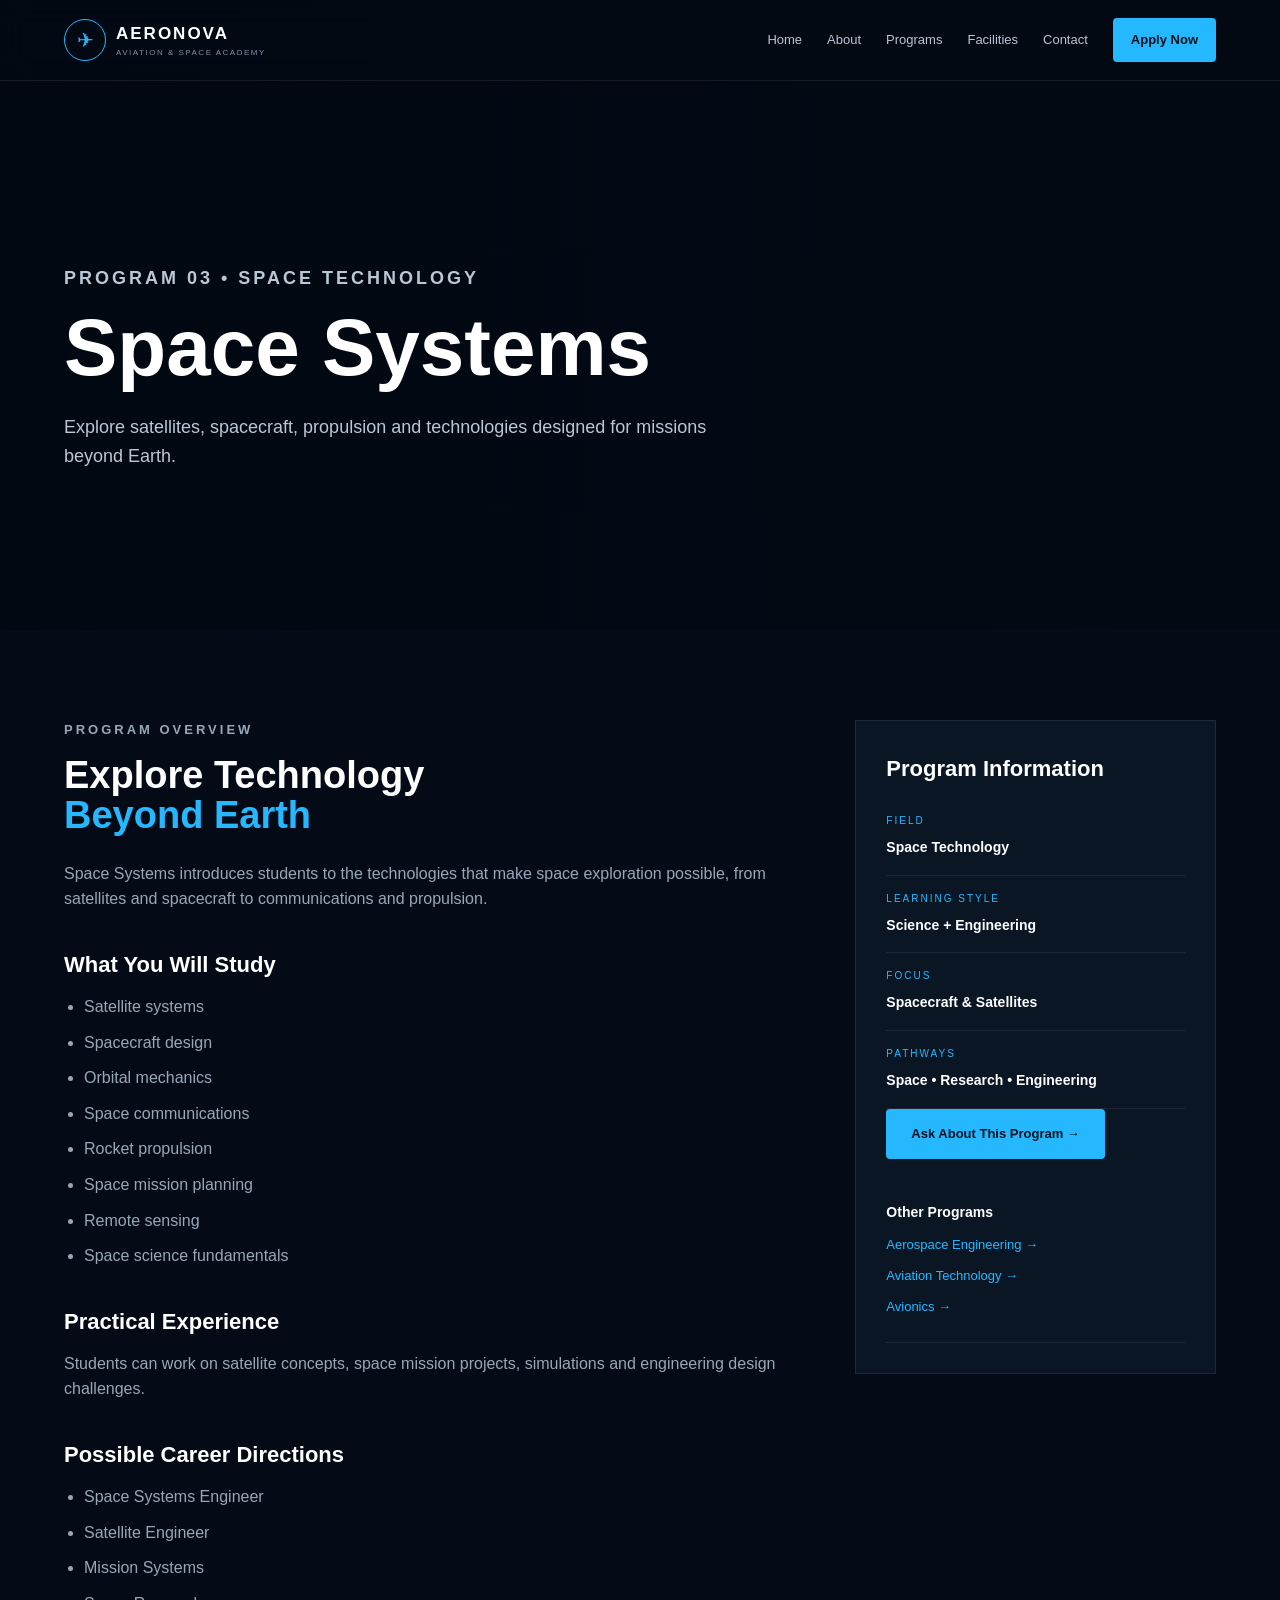
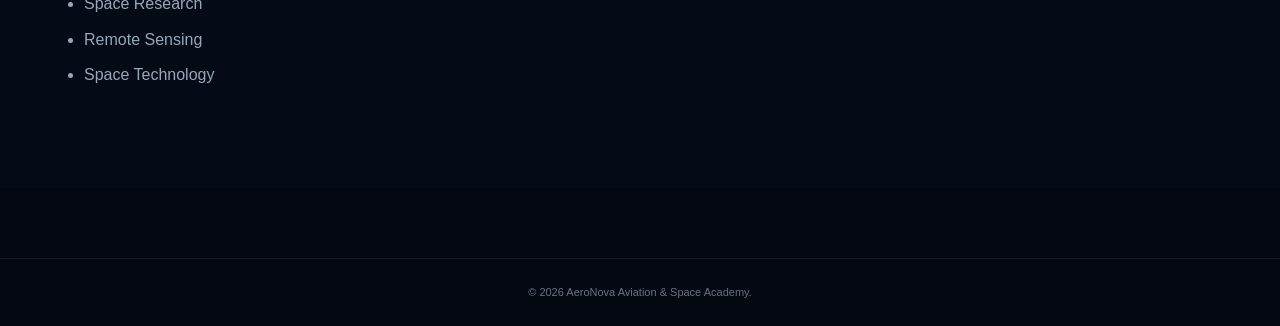
<file: program-space.html>
<!DOCTYPE html>
<html lang="en">

<head>
    <meta charset="UTF-8">
    <meta name="viewport" content="width=device-width, initial-scale=1.0">

    <title>Space Systems | AeroNova</title>

    <link rel="stylesheet" href="style.css">
</head>

<body class="program-page">

<header class="header">

    <div class="container nav-container">

        <a href="index.html" class="logo">
            <span class="logo-mark">✈</span>

            <span>
                <strong>AERONOVA</strong>
                <small>AVIATION & SPACE ACADEMY</small>
            </span>
        </a>

        <input type="checkbox" id="menu-toggle">

        <label for="menu-toggle" class="menu-button">☰</label>

        <nav class="nav">
            <a href="index.html">Home</a>
            <a href="index.html#about">About</a>
            <a href="index.html#programs">Programs</a>
            <a href="index.html#facilities">Facilities</a>
            <a href="index.html#contact">Contact</a>
            <a href="index.html#apply" class="nav-apply">Apply Now</a>
        </nav>

    </div>

</header>


<section class="program-hero"
style="background-image:url('https://images.unsplash.com/photo-1446776811953-b23d57bd21aa?auto=format&fit=crop&w=2000&q=85');">

    <div class="container program-hero-content">

        <p class="section-label">PROGRAM 03 • SPACE TECHNOLOGY</p>

        <h1>Space Systems</h1>

        <p>
            Explore satellites, spacecraft, propulsion and technologies
            designed for missions beyond Earth.
        </p>

    </div>

</section>


<section class="program-detail">

    <div class="container program-detail-grid">

        <div>

            <p class="section-label">PROGRAM OVERVIEW</p>

            <h2>Explore Technology <span>Beyond Earth</span></h2>

            <p>
                Space Systems introduces students to the technologies
                that make space exploration possible, from satellites
                and spacecraft to communications and propulsion.
            </p>

            <h3>What You Will Study</h3>

            <ul>
                <li>Satellite systems</li>
                <li>Spacecraft design</li>
                <li>Orbital mechanics</li>
                <li>Space communications</li>
                <li>Rocket propulsion</li>
                <li>Space mission planning</li>
                <li>Remote sensing</li>
                <li>Space science fundamentals</li>
            </ul>

            <h3>Practical Experience</h3>

            <p>
                Students can work on satellite concepts, space mission
                projects, simulations and engineering design challenges.
            </p>

            <h3>Possible Career Directions</h3>

            <ul>
                <li>Space Systems Engineer</li>
                <li>Satellite Engineer</li>
                <li>Mission Systems</li>
                <li>Space Research</li>
                <li>Remote Sensing</li>
                <li>Space Technology</li>
            </ul>

        </div>


        <aside class="side-card">

            <h3>Program Information</h3>

            <div>
                <span>FIELD</span>
                <strong>Space Technology</strong>
            </div>

            <div>
                <span>LEARNING STYLE</span>
                <strong>Science + Engineering</strong>
            </div>

            <div>
                <span>FOCUS</span>
                <strong>Spacecraft & Satellites</strong>
            </div>

            <div>
                <span>PATHWAYS</span>
                <strong>Space • Research • Engineering</strong>
            </div>
            <a href="space-enquiry.html" class="btn btn-primary">
    Ask About This Program →
</a>

           

            <div class="mini-links">

                <strong>Other Programs</strong>

                <a href="program-aerospace.html">
                    Aerospace Engineering →
                </a>

                <a href="program-aviation.html">
                    Aviation Technology →
                </a>

                <a href="program-avionics.html">
                    Avionics →
                </a>

            </div>

        </aside>

    </div>

</section>


<footer class="footer">

    <div class="footer-bottom">
        <p>© 2026 AeroNova Aviation & Space Academy.</p>
    </div>

</footer>

</body>
</html>
</file>
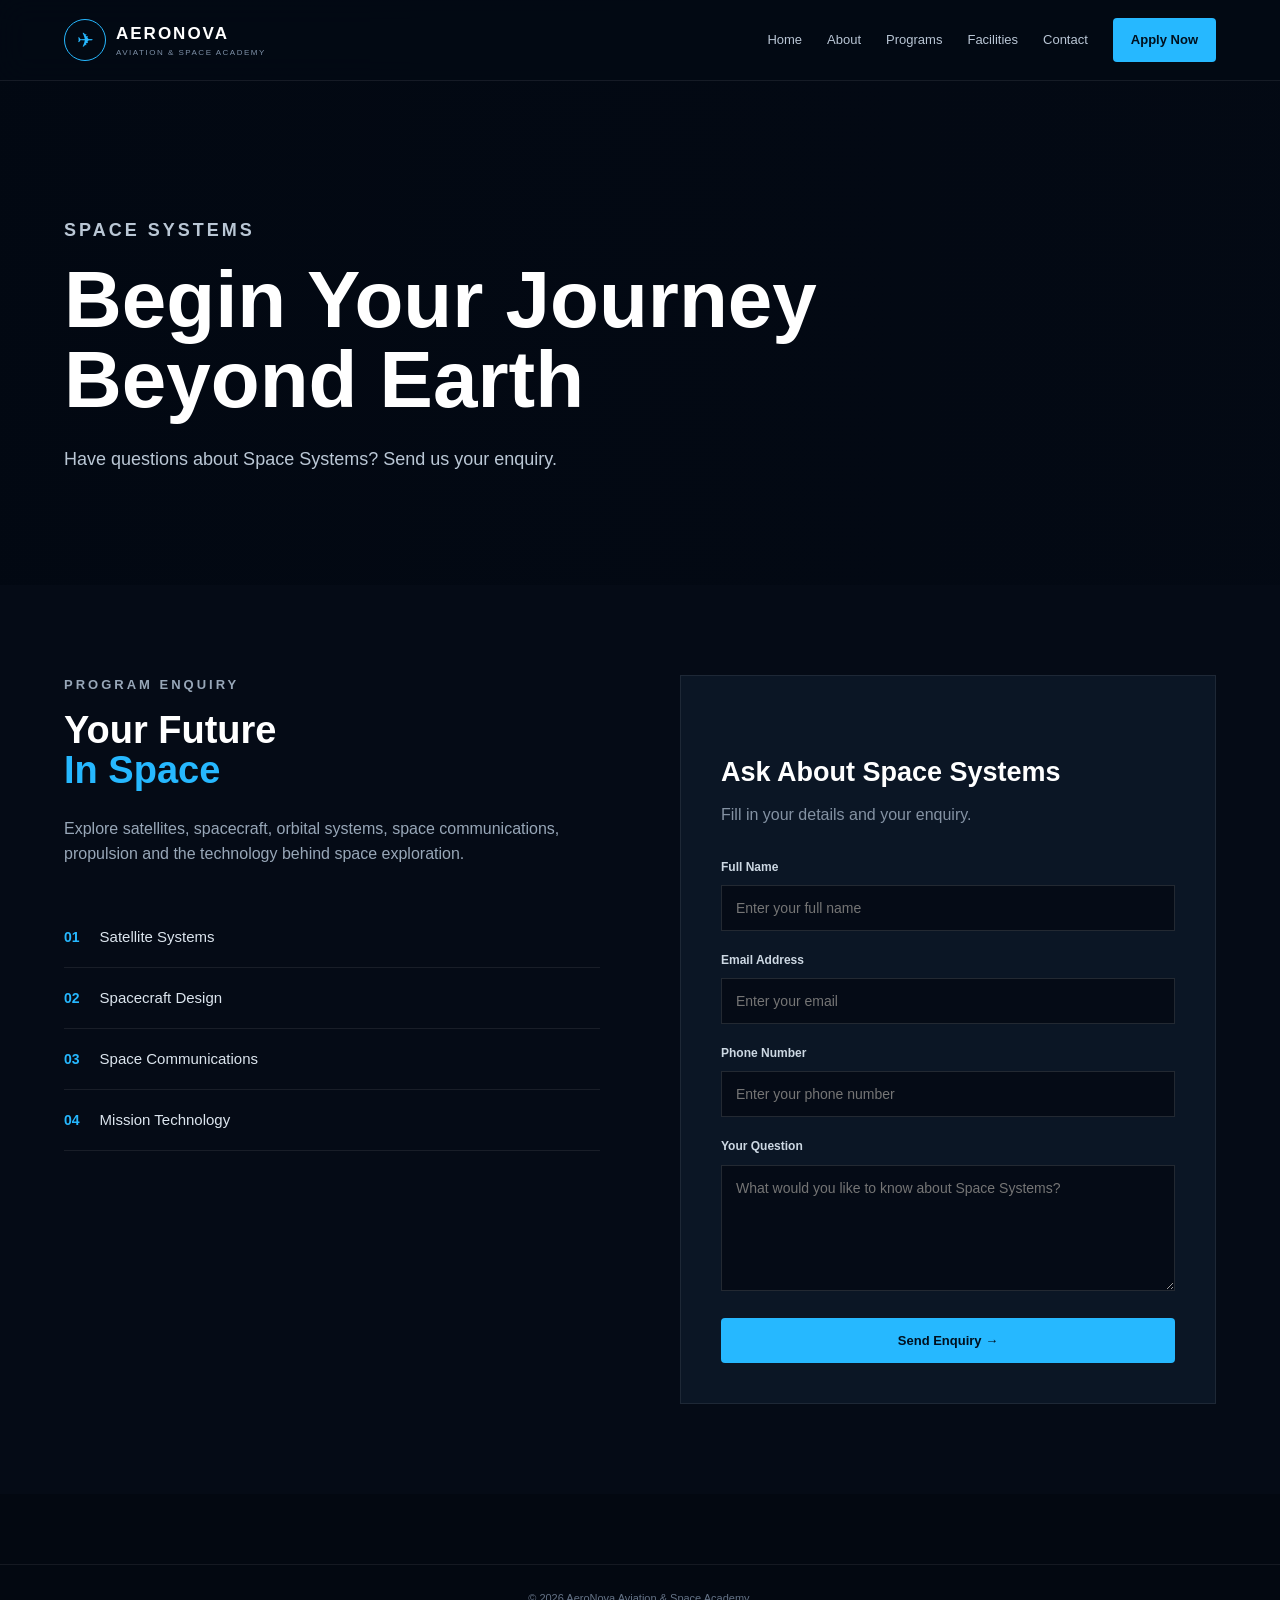
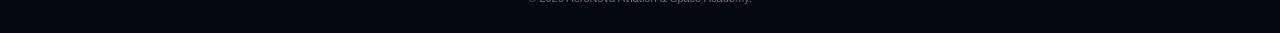
<file: space-enquiry.html>
<!DOCTYPE html>
<html lang="en">

<head>

    <meta charset="UTF-8">

    <meta name="viewport" content="width=device-width, initial-scale=1.0">

    <title>Space Systems Enquiry | AeroNova</title>

    <link rel="stylesheet" href="style.css">

</head>


<body class="program-page">


<header class="header">

    <div class="container nav-container">

        <a href="index.html" class="logo">

            <span class="logo-mark">✈</span>

            <span>
                <strong>AERONOVA</strong>
                <small>AVIATION & SPACE ACADEMY</small>
            </span>

        </a>


        <input type="checkbox" id="menu-toggle">

        <label for="menu-toggle" class="menu-button">
            ☰
        </label>


        <nav class="nav">

            <a href="index.html">Home</a>

            <a href="index.html#about">About</a>

            <a href="index.html#programs">Programs</a>

            <a href="index.html#facilities">Facilities</a>

            <a href="index.html#contact">Contact</a>

            <a href="index.html#apply" class="nav-apply">
                Apply Now
            </a>

        </nav>

    </div>

</header>



<section class="program-hero enquiry-hero"
style="background-image:url('https://images.unsplash.com/photo-1446776811953-b23d57bd21aa?auto=format&fit=crop&w=2000&q=85');">

    <div class="container program-hero-content">

        <p class="section-label">
            SPACE SYSTEMS
        </p>

        <h1>
            Begin Your Journey Beyond Earth
        </h1>

        <p>
            Have questions about Space Systems?
            Send us your enquiry.
        </p>

    </div>

</section>



<section class="program-detail">

    <div class="container enquiry-grid">


        <div class="enquiry-intro">

            <p class="section-label">
                PROGRAM ENQUIRY
            </p>

            <h2>
                Your Future
                <span>In Space</span>
            </h2>

            <p>
                Explore satellites, spacecraft, orbital systems,
                space communications, propulsion and the technology
                behind space exploration.
            </p>

            <div class="enquiry-points">

                <div>
                    <strong>01</strong>
                    <span>Satellite Systems</span>
                </div>

                <div>
                    <strong>02</strong>
                    <span>Spacecraft Design</span>
                </div>

                <div>
                    <strong>03</strong>
                    <span>Space Communications</span>
                </div>

                <div>
                    <strong>04</strong>
                    <span>Mission Technology</span>
                </div>

            </div>

        </div>



        <div class="enquiry-form-card">

            <h3>
                Ask About Space Systems
            </h3>

            <p>
                Fill in your details and your enquiry.
            </p>


            <form action="#" method="post">

                <div class="form-group">

                    <label for="name">
                        Full Name
                    </label>

                    <input
                        type="text"
                        id="name"
                        name="name"
                        placeholder="Enter your full name"
                        required
                    >

                </div>


                <div class="form-group">

                    <label for="email">
                        Email Address
                    </label>

                    <input
                        type="email"
                        id="email"
                        name="email"
                        placeholder="Enter your email"
                        required
                    >

                </div>


                <div class="form-group">

                    <label for="phone">
                        Phone Number
                    </label>

                    <input
                        type="tel"
                        id="phone"
                        name="phone"
                        placeholder="Enter your phone number"
                    >

                </div>


                <div class="form-group">

                    <label for="question">
                        Your Question
                    </label>

                    <textarea
                        id="question"
                        name="question"
                        rows="6"
                        placeholder="What would you like to know about Space Systems?"
                        required
                    ></textarea>

                </div>


                <button
                    type="submit"
                    class="btn btn-primary"
                >
                    Send Enquiry →
                </button>

            </form>

        </div>

    </div>

</section>



<footer class="footer">

    <div class="footer-bottom">

        <p>
            © 2026 AeroNova Aviation & Space Academy.
        </p>

    </div>

</footer>


</body>

</html>
</file>
<file: style.css>
* {
    margin: 0;
    padding: 0;
    box-sizing: border-box;
}

html {
    scroll-behavior: smooth;
}

body {
    font-family: Arial, Helvetica, sans-serif;
    background: #050b16;
    color: #ffffff;
    line-height: 1.6;
}

img {
    width: 100%;
    display: block;
}

a {
    color: inherit;
    text-decoration: none;
}

.container {
    width: min(1180px, 90%);
    margin: auto;
}

.section {
    padding: 100px 0;
}

.section-label {
    color: #26b8ff;
    font-size: 13px;
    font-weight: 700;
    letter-spacing: 3px;
    margin-bottom: 15px;
}

h2 {
    font-size: clamp(35px, 5vw, 58px);
    line-height: 1.05;
    margin-bottom: 25px;
}

h2 span,
h1 span {
    color: #26b8ff;
    display: block;
}


/* HEADER */

.header {
    position: fixed;
    top: 0;
    width: 100%;
    z-index: 1000;
    background: rgba(3, 10, 20, 0.88);
    backdrop-filter: blur(15px);
    border-bottom: 1px solid rgba(255,255,255,0.08);
}

.nav-container {
    min-height: 80px;
    display: flex;
    align-items: center;
    justify-content: space-between;
}

.logo {
    display: flex;
    align-items: center;
    gap: 10px;
}

.logo-mark {
    width: 42px;
    height: 42px;
    border: 1px solid #26b8ff;
    border-radius: 50%;
    display: grid;
    place-items: center;
    color: #26b8ff;
    font-size: 20px;
}

.logo strong {
    display: block;
    font-size: 17px;
    letter-spacing: 2px;
}

.logo small {
    display: block;
    color: #7e91a8;
    font-size: 8px;
    letter-spacing: 1.5px;
}

.nav {
    display: flex;
    align-items: center;
    gap: 25px;
}

.nav a {
    color: #b9c6d5;
    font-size: 13px;
    transition: 0.3s;
}

.nav a:hover {
    color: #26b8ff;
}

.nav-apply {
    background: #26b8ff;
    color: #00101e !important;
    padding: 12px 18px;
    border-radius: 4px;
    font-weight: 700;
}

#menu-toggle,
.menu-button {
    display: none;
}


/* HERO */

.hero {
    min-height: 100vh;
    display: flex;
    align-items: center;
    position: relative;
    background-image: url("https://images.unsplash.com/photo-1517976547714-720226b864c1?auto=format&fit=crop&w=2000&q=85");
    background-size: cover;
    background-position: center;
}

.hero-overlay {
    position: absolute;
    inset: 0;
    background:
        linear-gradient(90deg, rgba(2,8,18,0.95), rgba(2,8,18,0.55), rgba(2,8,18,0.35)),
        linear-gradient(0deg, #050b16, transparent 30%);
}

.hero-content {
    position: relative;
    z-index: 2;
    padding-top: 80px;
}

.eyebrow {
    color: #26b8ff;
    letter-spacing: 4px;
    font-size: 13px;
    font-weight: bold;
    margin-bottom: 20px;
}

.hero h1 {
    font-size: clamp(48px, 7vw, 88px);
    line-height: 0.98;
    max-width: 850px;
    margin-bottom: 30px;
}

.hero-text {
    max-width: 650px;
    color: #c2cfdd;
    font-size: 18px;
    margin-bottom: 35px;
}

.hero-buttons {
    display: flex;
    gap: 15px;
    flex-wrap: wrap;
}

.btn {
    display: inline-block;
    padding: 15px 25px;
    font-size: 13px;
    font-weight: bold;
    border-radius: 4px;
    transition: 0.3s;
}

.btn-primary {
    background: #26b8ff;
    color: #00101e;
}

.btn-primary:hover {
    background: #ffffff;
    transform: translateY(-3px);
}

.btn-outline {
    border: 1px solid rgba(255,255,255,0.4);
}

.btn-outline:hover {
    border-color: #26b8ff;
    color: #26b8ff;
}

.hero-stats {
    margin-top: 80px;
    display: flex;
    gap: 55px;
}

.hero-stats strong {
    display: block;
    font-size: 30px;
    color: #ffffff;
}

.hero-stats span {
    color: #8d9caf;
    font-size: 12px;
}


/* ABOUT */

.about {
    background: #08111e;
}

.about-grid {
    display: grid;
    grid-template-columns: 1fr 1fr;
    gap: 80px;
    align-items: center;
}

.about-image {
    position: relative;
}

.about-image img {
    height: 580px;
    object-fit: cover;
}

.image-badge {
    position: absolute;
    right: -20px;
    bottom: 30px;
    background: #26b8ff;
    color: #00101e;
    padding: 20px;
    display: flex;
    gap: 12px;
    align-items: center;
}

.image-badge strong {
    font-size: 30px;
}

.image-badge span {
    font-size: 12px;
    font-weight: bold;
}

.about-content > p:not(.section-label) {
    color: #9eacbd;
    margin-bottom: 18px;
}

.about-points {
    margin-top: 35px;
}

.about-points > div {
    display: flex;
    gap: 20px;
    padding: 20px 0;
    border-top: 1px solid rgba(255,255,255,0.08);
}

.about-points span {
    color: #26b8ff;
    font-weight: bold;
}

.about-points h3 {
    font-size: 17px;
    margin-bottom: 5px;
}

.about-points p {
    color: #8492a3;
    font-size: 14px;
}


/* SECTION HEADING */

.section-heading {
    display: flex;
    justify-content: space-between;
    align-items: end;
    gap: 40px;
    margin-bottom: 55px;
}

.section-heading > p {
    color: #8998aa;
    max-width: 430px;
}


/* PROGRAMS */

.programs {
    background: #050b16;
}

.program-grid {
    display: grid;
    grid-template-columns: repeat(4, 1fr);
    gap: 20px;
}

.program-card {
    background: #0b1625;
    border: 1px solid rgba(255,255,255,0.07);
    transition: 0.4s;
    overflow: hidden;
}

.program-card:hover {
    transform: translateY(-10px);
    border-color: #26b8ff;
    box-shadow: 0 20px 50px rgba(0,0,0,0.35);
}

.program-image {
    height: 230px;
    position: relative;
    overflow: hidden;
}

.program-image img {
    height: 100%;
    object-fit: cover;
    transition: 0.5s;
}

.program-card:hover .program-image img {
    transform: scale(1.08);
}

.program-number {
    position: absolute;
    top: 15px;
    left: 15px;
    background: #26b8ff;
    color: #00101e;
    padding: 7px 10px;
    font-weight: bold;
    font-size: 12px;
}

.program-content {
    padding: 25px;
}

.program-category {
    color: #26b8ff;
    font-size: 10px;
    font-weight: bold;
    letter-spacing: 2px;
}

.program-content h3 {
    font-size: 21px;
    margin: 10px 0;
}

.program-content p {
    color: #8998aa;
    font-size: 14px;
    margin-bottom: 20px;
}

.program-link {
    color: #ffffff;
    font-size: 13px;
    font-weight: bold;
}

.program-card:hover .program-link {
    color: #26b8ff;
}


/* DEPARTMENTS */

.departments {
    background: #08111e;
}

.department-grid {
    display: grid;
    grid-template-columns: repeat(4, 1fr);
}

.department-card {
    padding: 40px 30px;
    border: 1px solid rgba(255,255,255,0.07);
    min-height: 250px;
}

.department-card span {
    color: #26b8ff;
    font-weight: bold;
}

.department-card h3 {
    margin: 40px 0 15px;
    font-size: 20px;
}

.department-card p {
    color: #8998aa;
    font-size: 14px;
}


/* FACILITIES */

.facilities {
    background: #050b16;
}

.facility-grid {
    display: grid;
    grid-template-columns: 2fr 1fr 1fr;
    gap: 20px;
}

.facility-card {
    position: relative;
    min-height: 350px;
    overflow: hidden;
}

.facility-card.large {
    min-height: 500px;
}

.facility-card img {
    height: 100%;
    object-fit: cover;
    transition: 0.5s;
}

.facility-card:hover img {
    transform: scale(1.06);
}

.facility-overlay {
    position: absolute;
    left: 0;
    right: 0;
    bottom: 0;
    padding: 25px;
    background: linear-gradient(transparent, rgba(0,0,0,0.9));
}

.facility-overlay h3 {
    font-size: 21px;
}

.facility-overlay p {
    color: #c1ccd8;
    font-size: 13px;
}


/* STUDENT LIFE */

.student-life {
    background: #08111e;
}

.student-grid {
    display: grid;
    grid-template-columns: 1fr 1fr;
    gap: 80px;
    align-items: center;
}

.student-grid > div:first-child > p:not(.section-label) {
    color: #96a4b4;
    max-width: 550px;
}

.student-list {
    margin-top: 30px;
}

.student-list div {
    display: flex;
    gap: 25px;
    padding: 17px 0;
    border-bottom: 1px solid rgba(255,255,255,0.08);
}

.student-list strong {
    color: #26b8ff;
}

.student-image img {
    height: 550px;
    object-fit: cover;
}


/* NEWS */

.news {
    background: #050b16;
}

.news-grid {
    display: grid;
    grid-template-columns: repeat(3, 1fr);
    gap: 20px;
}

.news-card {
    display: flex;
    gap: 20px;
    padding: 30px;
    background: #0b1625;
    border: 1px solid rgba(255,255,255,0.06);
}

.news-date {
    min-width: 55px;
    text-align: center;
    color: #26b8ff;
}

.news-date strong {
    display: block;
    font-size: 28px;
}

.news-date span {
    font-size: 11px;
}

.news-card > div:last-child > span {
    color: #26b8ff;
    font-size: 10px;
    letter-spacing: 1px;
}

.news-card h3 {
    font-size: 17px;
    margin: 10px 0 20px;
}

.news-card a {
    color: #9eacbd;
    font-size: 12px;
}


/* APPLY */

.apply {
    padding: 110px 0;
    text-align: center;
    background:
        linear-gradient(rgba(2,8,18,0.85), rgba(2,8,18,0.9)),
        url("https://images.unsplash.com/photo-1446776811953-b23d57bd21aa?auto=format&fit=crop&w=2000&q=80")
        center/cover;
}

.apply-content {
    max-width: 800px;
}

.apply h2 span {
    display: inline;
}

.apply p:not(.section-label) {
    color: #a7b4c3;
    max-width: 650px;
    margin: 0 auto 30px;
}


/* CONTACT */

.contact {
    background: #08111e;
}

.contact-grid {
    display: grid;
    grid-template-columns: 1fr 1fr;
    gap: 80px;
}

.contact-grid > div:first-child > p:not(.section-label) {
    color: #96a4b4;
    max-width: 550px;
}

.contact-info {
    display: grid;
    gap: 25px;
}

.contact-info div {
    padding: 25px;
    border-left: 2px solid #26b8ff;
    background: #0b1625;
}

.contact-info span {
    display: block;
    color: #26b8ff;
    font-size: 10px;
    letter-spacing: 2px;
    margin-bottom: 8px;
}

.contact-info strong {
    font-size: 15px;
}


/* FOOTER */

.footer {
    background: #030811;
    padding-top: 70px;
}

.footer-grid {
    display: grid;
    grid-template-columns: 2fr 1fr 1.5fr 1.5fr;
    gap: 50px;
    padding-bottom: 60px;
}

.footer-grid > div > p {
    color: #738296;
    font-size: 13px;
    margin-top: 20px;
}

.footer h4 {
    margin-bottom: 20px;
    color: #26b8ff;
}

.footer-grid a:not(.logo) {
    display: block;
    color: #7f8da0;
    font-size: 13px;
    margin: 10px 0;
}

.footer-grid a:not(.logo):hover {
    color: #26b8ff;
}

.footer-bottom {
    border-top: 1px solid rgba(255,255,255,0.07);
    text-align: center;
    padding: 25px;
    color: #657387;
    font-size: 11px;
}


/* PROGRAM PAGES */

.program-page {
    background: #050b16;
}

.program-hero {
    min-height: 70vh;
    display: flex;
    align-items: center;
    position: relative;
    background-size: cover;
    background-position: center;
}

.program-hero::before {
    content: "";
    position: absolute;
    inset: 0;
    background: linear-gradient(
        90deg,
        rgba(2,8,18,0.95),
        rgba(2,8,18,0.55)
    );
}

.program-hero-content {
    position: relative;
    z-index: 2;
    padding-top: 80px;
}

.program-hero h1 {
    font-size: clamp(45px, 7vw, 80px);
    max-width: 800px;
    line-height: 1;
}

.program-hero p {
    max-width: 650px;
    color: #bac7d5;
    font-size: 18px;
    margin-top: 25px;
}

.program-detail {
    padding: 90px 0;
}

.program-detail-grid {
    display: grid;
    grid-template-columns: 2fr 1fr;
    gap: 70px;
}

.program-detail h2 {
    font-size: 38px;
}

.program-detail h3 {
    font-size: 22px;
    margin: 35px 0 12px;
}

.program-detail p,
.program-detail li {
    color: #98a7b8;
}

.program-detail ul {
    padding-left: 20px;
}

.program-detail li {
    margin: 10px 0;
}

.side-card {
    background: #0b1625;
    border: 1px solid rgba(255,255,255,0.08);
    padding: 30px;
    height: fit-content;
    position: sticky;
    top: 110px;
}

.side-card h3 {
    margin-top: 0;
}

.side-card div {
    padding: 15px 0;
    border-bottom: 1px solid rgba(255,255,255,0.07);
}

.side-card span {
    display: block;
    color: #26b8ff;
    font-size: 10px;
    letter-spacing: 2px;
    margin-bottom: 5px;
}

.side-card strong {
    font-size: 14px;
}

.mini-links {
    margin-top: 25px;
}

.mini-links a {
    display: block;
    color: #26b8ff;
    font-size: 13px;
    margin: 10px 0;
}


/* RESPONSIVE */

@media (max-width: 1050px) {

    .nav {
        gap: 15px;
    }

    .program-grid {
        grid-template-columns: repeat(2, 1fr);
    }

    .department-grid {
        grid-template-columns: repeat(2, 1fr);
    }

    .facility-grid {
        grid-template-columns: 1fr 1fr;
    }

    .facility-card.large {
        grid-column: 1 / -1;
    }

}


@media (max-width: 800px) {

    .section {
        padding: 75px 0;
    }

    .menu-button {
        display: block;
        font-size: 25px;
        cursor: pointer;
        color: #26b8ff;
    }

    .nav {
        position: absolute;
        top: 80px;
        left: 0;
        width: 100%;
        background: #050b16;
        display: none;
        flex-direction: column;
        padding: 25px;
        align-items: flex-start;
        border-top: 1px solid rgba(255,255,255,0.08);
    }

    #menu-toggle:checked ~ .nav {
        display: flex;
    }

    .about-grid,
    .student-grid,
    .contact-grid,
    .program-detail-grid {
        grid-template-columns: 1fr;
    }

    .about-image img,
    .student-image img {
        height: 400px;
    }

    .section-heading {
        display: block;
    }

    .section-heading > p {
        margin-top: 20px;
    }

    .news-grid {
        grid-template-columns: 1fr;
    }

    .footer-grid {
        grid-template-columns: 1fr 1fr;
    }

    .side-card {
        position: static;
    }

}


@media (max-width: 600px) {

    .hero h1 {
        font-size: 45px;
    }

    .hero-stats {
        gap: 20px;
        flex-wrap: wrap;
    }

    .hero-stats strong {
        font-size: 24px;
    }

    .program-grid,
    .department-grid,
    .facility-grid,
    .footer-grid {
        grid-template-columns: 1fr;
    }

    .facility-card.large {
        grid-column: auto;
    }

    .facility-card,
    .facility-card.large {
        min-height: 350px;
    }

    .image-badge {
        right: 10px;
    }

}


/* ============================= */
/* PROGRAM ENQUIRY PAGES */
/* ============================= */

.enquiry-hero {
    min-height: 65vh;
}

.enquiry-grid {
    display: grid;
    grid-template-columns: 1fr 1fr;
    gap: 80px;
    align-items: start;
}

.enquiry-intro > p:not(.section-label) {
    color: #98a7b8;
    max-width: 550px;
    margin-bottom: 25px;
}

.enquiry-points {
    margin-top: 40px;
}

.enquiry-points div {
    display: flex;
    align-items: center;
    gap: 20px;
    padding: 18px 0;
    border-bottom: 1px solid rgba(255,255,255,0.08);
}

.enquiry-points strong {
    color: #26b8ff;
    font-size: 14px;
}

.enquiry-points span {
    color: #dce5ee;
    font-size: 15px;
}

.enquiry-form-card {
    background: #0b1625;
    border: 1px solid rgba(255,255,255,0.08);
    padding: 40px;
}

.enquiry-form-card h3 {
    font-size: 27px;
    margin-bottom: 8px;
}

.enquiry-form-card > p {
    color: #8492a3;
    margin-bottom: 30px;
}

.form-group {
    margin-bottom: 20px;
}

.form-group label {
    display: block;
    color: #cdd8e3;
    font-size: 12px;
    font-weight: bold;
    margin-bottom: 8px;
}

.form-group input,
.form-group textarea {
    width: 100%;
    background: #050b16;
    border: 1px solid rgba(255,255,255,0.12);
    color: #ffffff;
    padding: 14px;
    font-family: inherit;
    font-size: 14px;
    outline: none;
    transition: 0.3s;
}

.form-group input:focus,
.form-group textarea:focus {
    border-color: #26b8ff;
    box-shadow: 0 0 0 2px rgba(38,184,255,0.08);
}

.form-group textarea {
    resize: vertical;
}

.enquiry-form-card .btn {
    border: none;
    cursor: pointer;
    width: 100%;
}


/* ENQUIRY RESPONSIVE */

@media (max-width: 800px) {

    .enquiry-grid {
        grid-template-columns: 1fr;
        gap: 50px;
    }

    .enquiry-form-card {
        padding: 25px;
    }

}

@media (max-width: 500px) {

    .enquiry-form-card {
        padding: 20px;
    }

}

/* ============================= */
/* NEWS DETAIL PAGES */
/* ============================= */

.news-detail-hero {
    min-height: 55vh;
    display: flex;
    align-items: center;
    padding-top: 120px;

    background:
        linear-gradient(
            rgba(3, 10, 20, 0.72),
            rgba(3, 10, 20, 0.92)
        ),
        url("https://images.unsplash.com/photo-1436491865332-7a61a109cc05?auto=format&fit=crop&w=1600&q=80")
        center / cover no-repeat;
}


.news-detail-hero h1 {
    max-width: 900px;

    font-size: clamp(
        40px,
        6vw,
        72px
    );

    line-height: 1.08;

    margin-top: 20px;
    margin-bottom: 20px;
}


.news-detail-hero p {
    color: #8fa1b5;
}


.news-detail {
    max-width: 950px;
}


.news-detail-image {
    width: 100%;
    height: auto;
    display: block;

    margin-bottom: 50px;
}


.news-detail article {
    max-width: 800px;
}


.news-detail article p {
    color: #9aaabc;

    font-size: 17px;

    line-height: 1.9;

    margin-bottom: 25px;
}


.news-detail article h2 {
    font-size: 30px;

    margin-top: 45px;
    margin-bottom: 20px;
}


.news-detail .btn {
    display: inline-block;

    margin-top: 40px;
}


@media (max-width: 700px) {

    .news-detail-hero {
        min-height: 60vh;
        padding-top: 100px;
    }

    .news-detail-hero h1 {
        font-size: 40px;
    }

    .news-detail article p {
        font-size: 16px;
    }

}

.form-group select {
    width: 100%;
    background: #050b16;
    border: 1px solid rgba(255,255,255,0.12);
    color: #ffffff;
    padding: 14px;
    font-family: inherit;
    font-size: 14px;
    outline: none;
}

.form-group select:focus {
    border-color: #26b8ff;
    box-shadow: 0 0 0 2px rgba(38,184,255,0.08);
}
</file>
